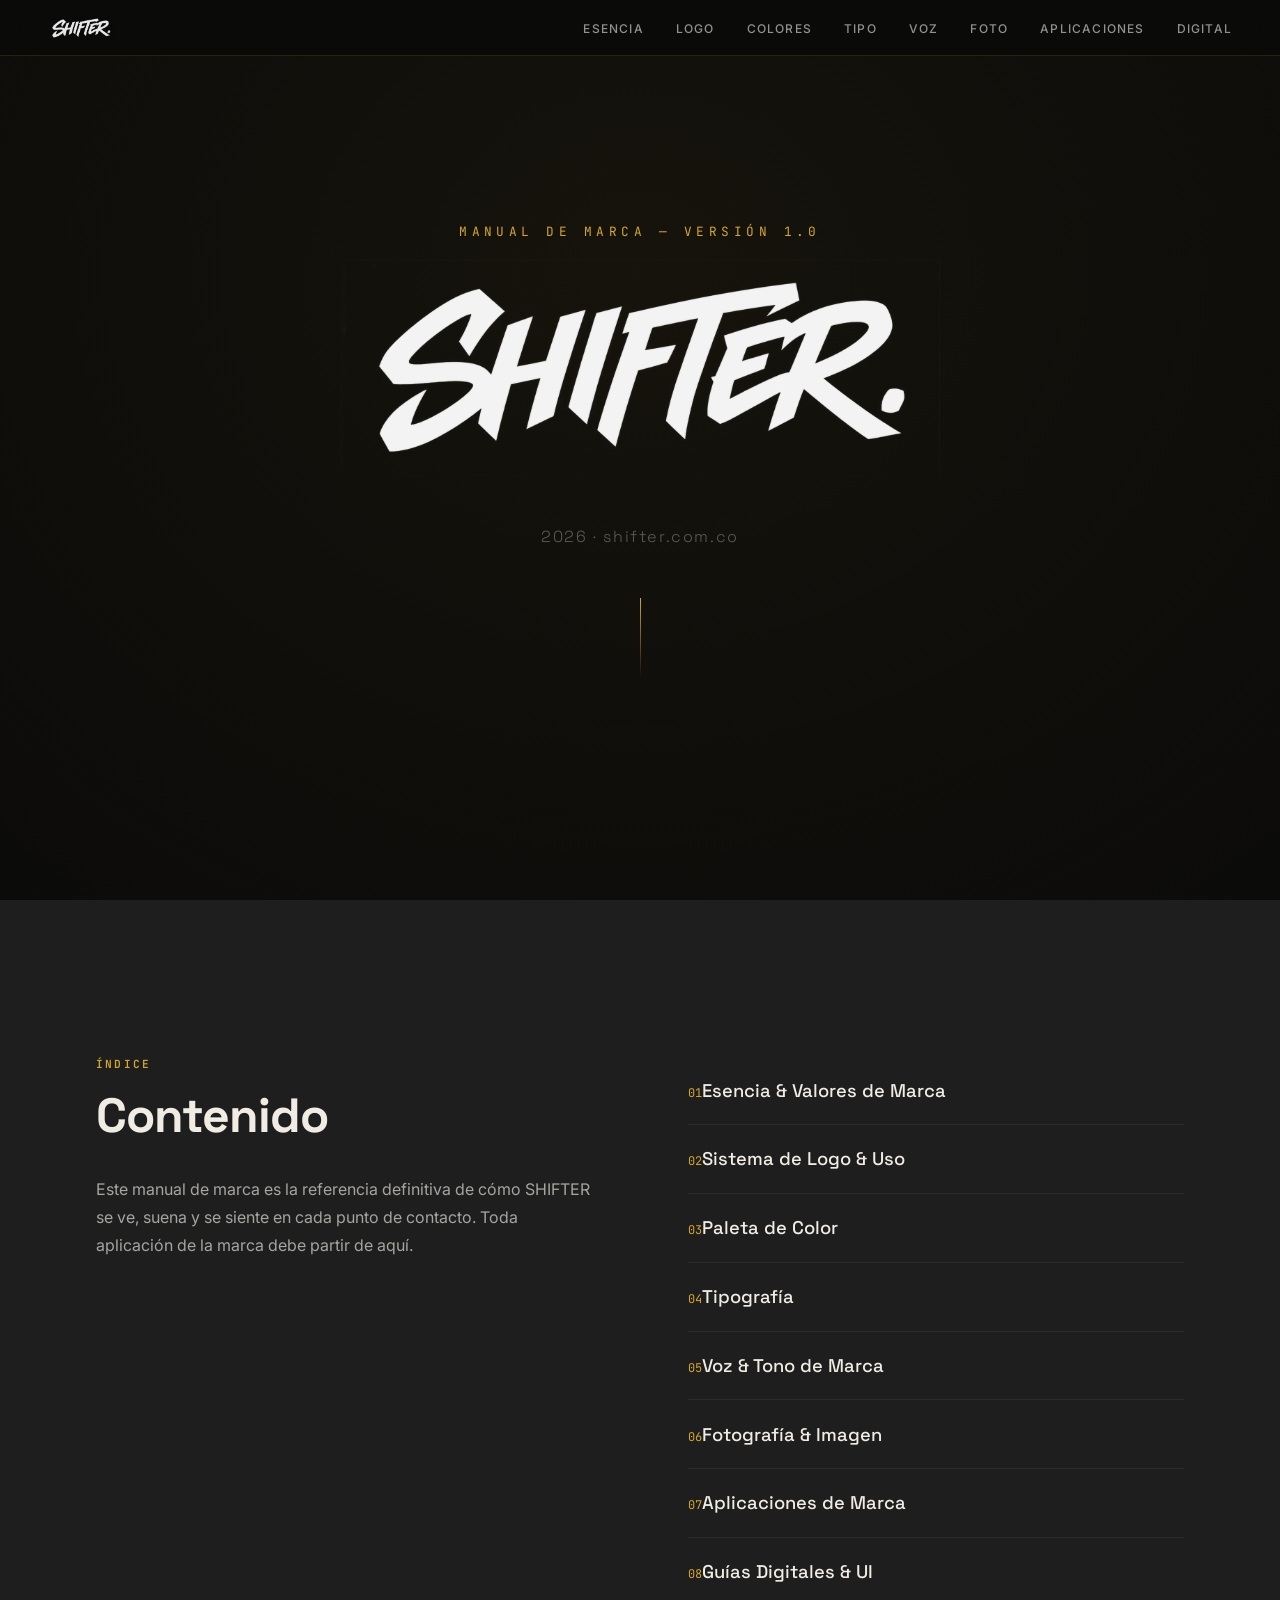
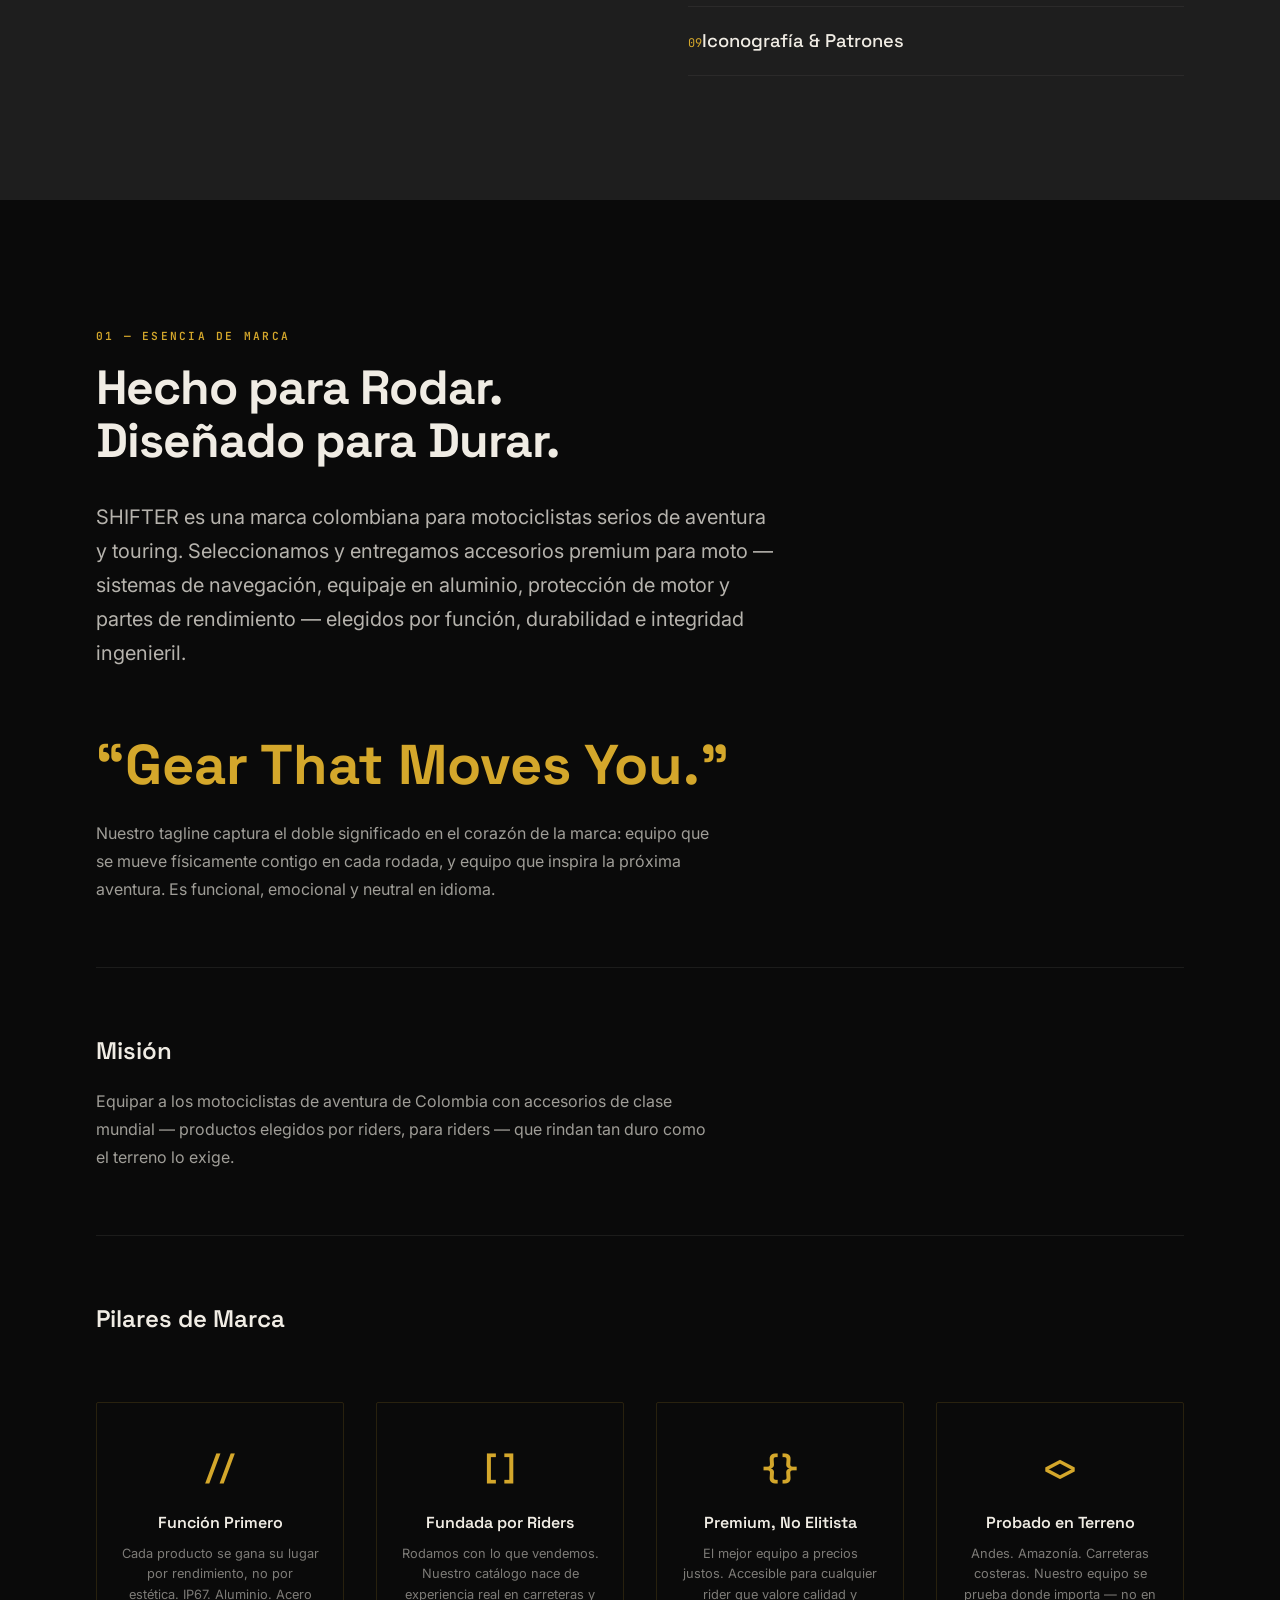
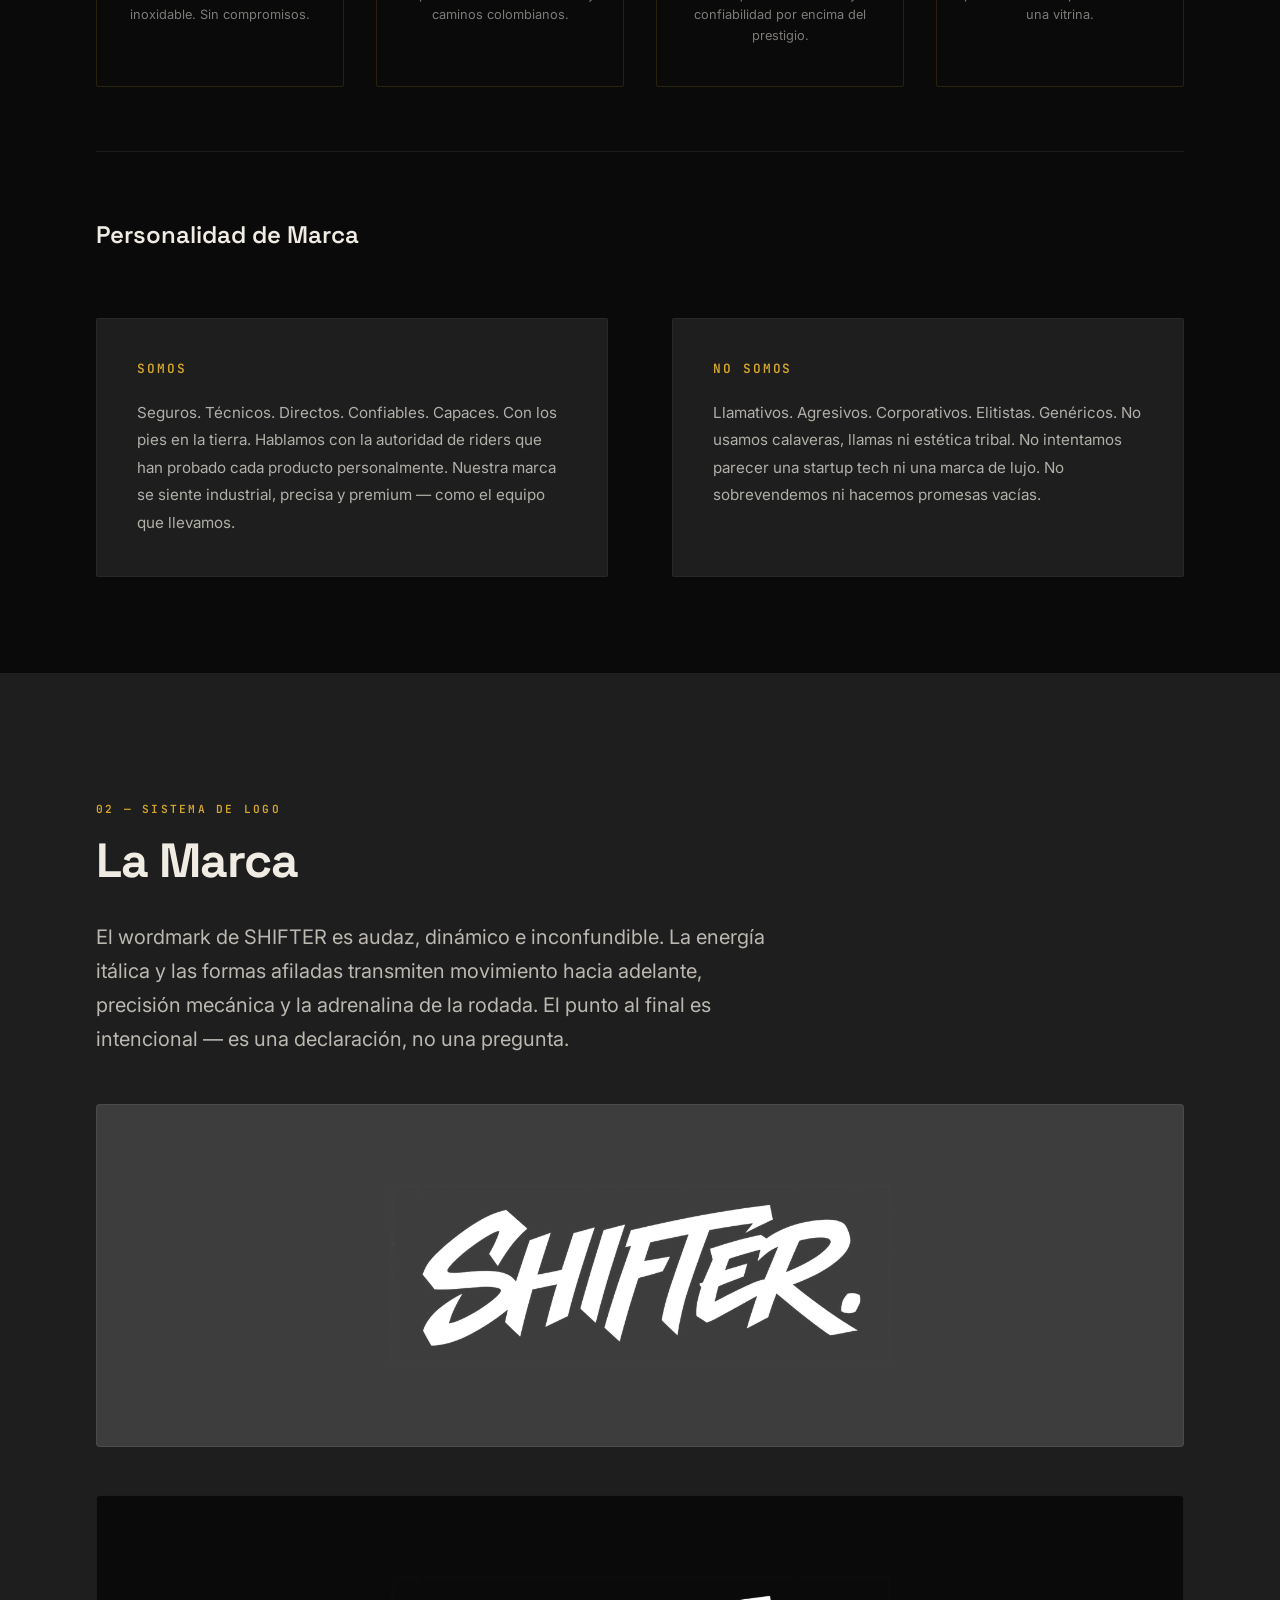
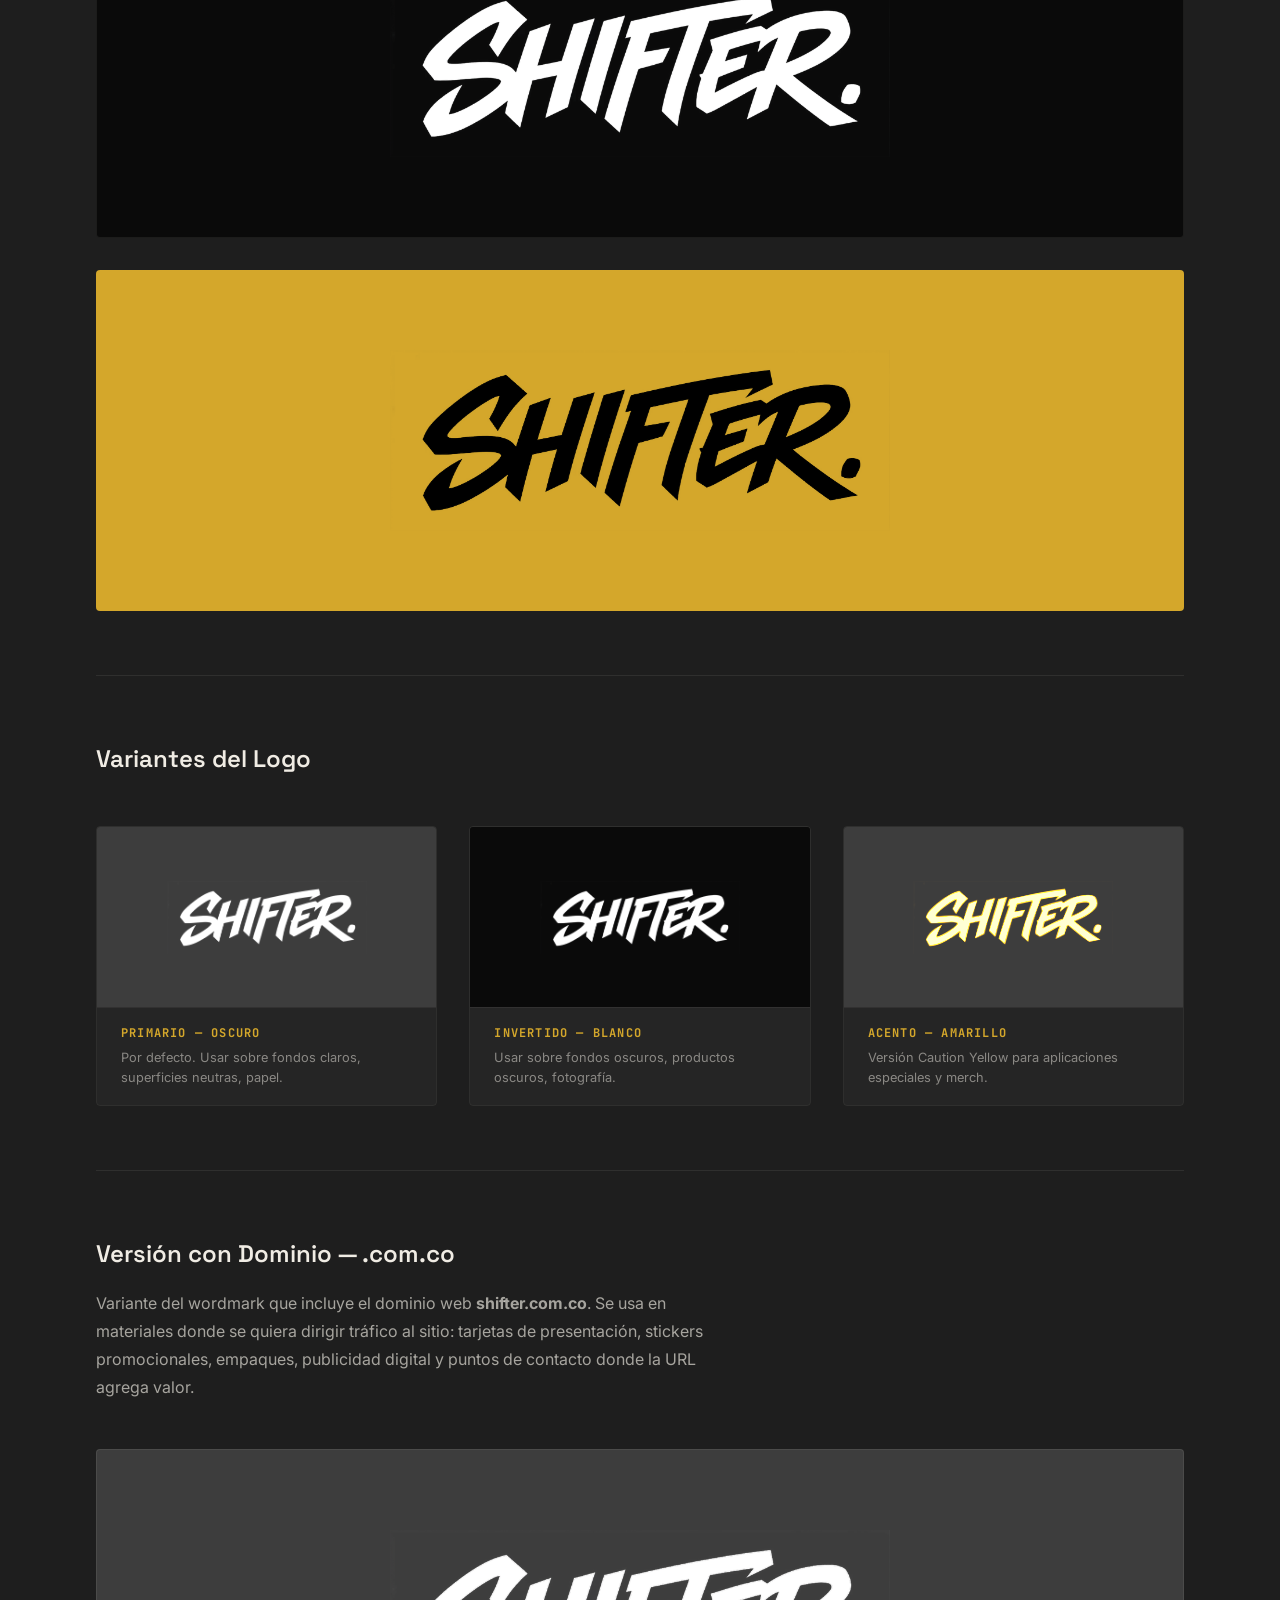
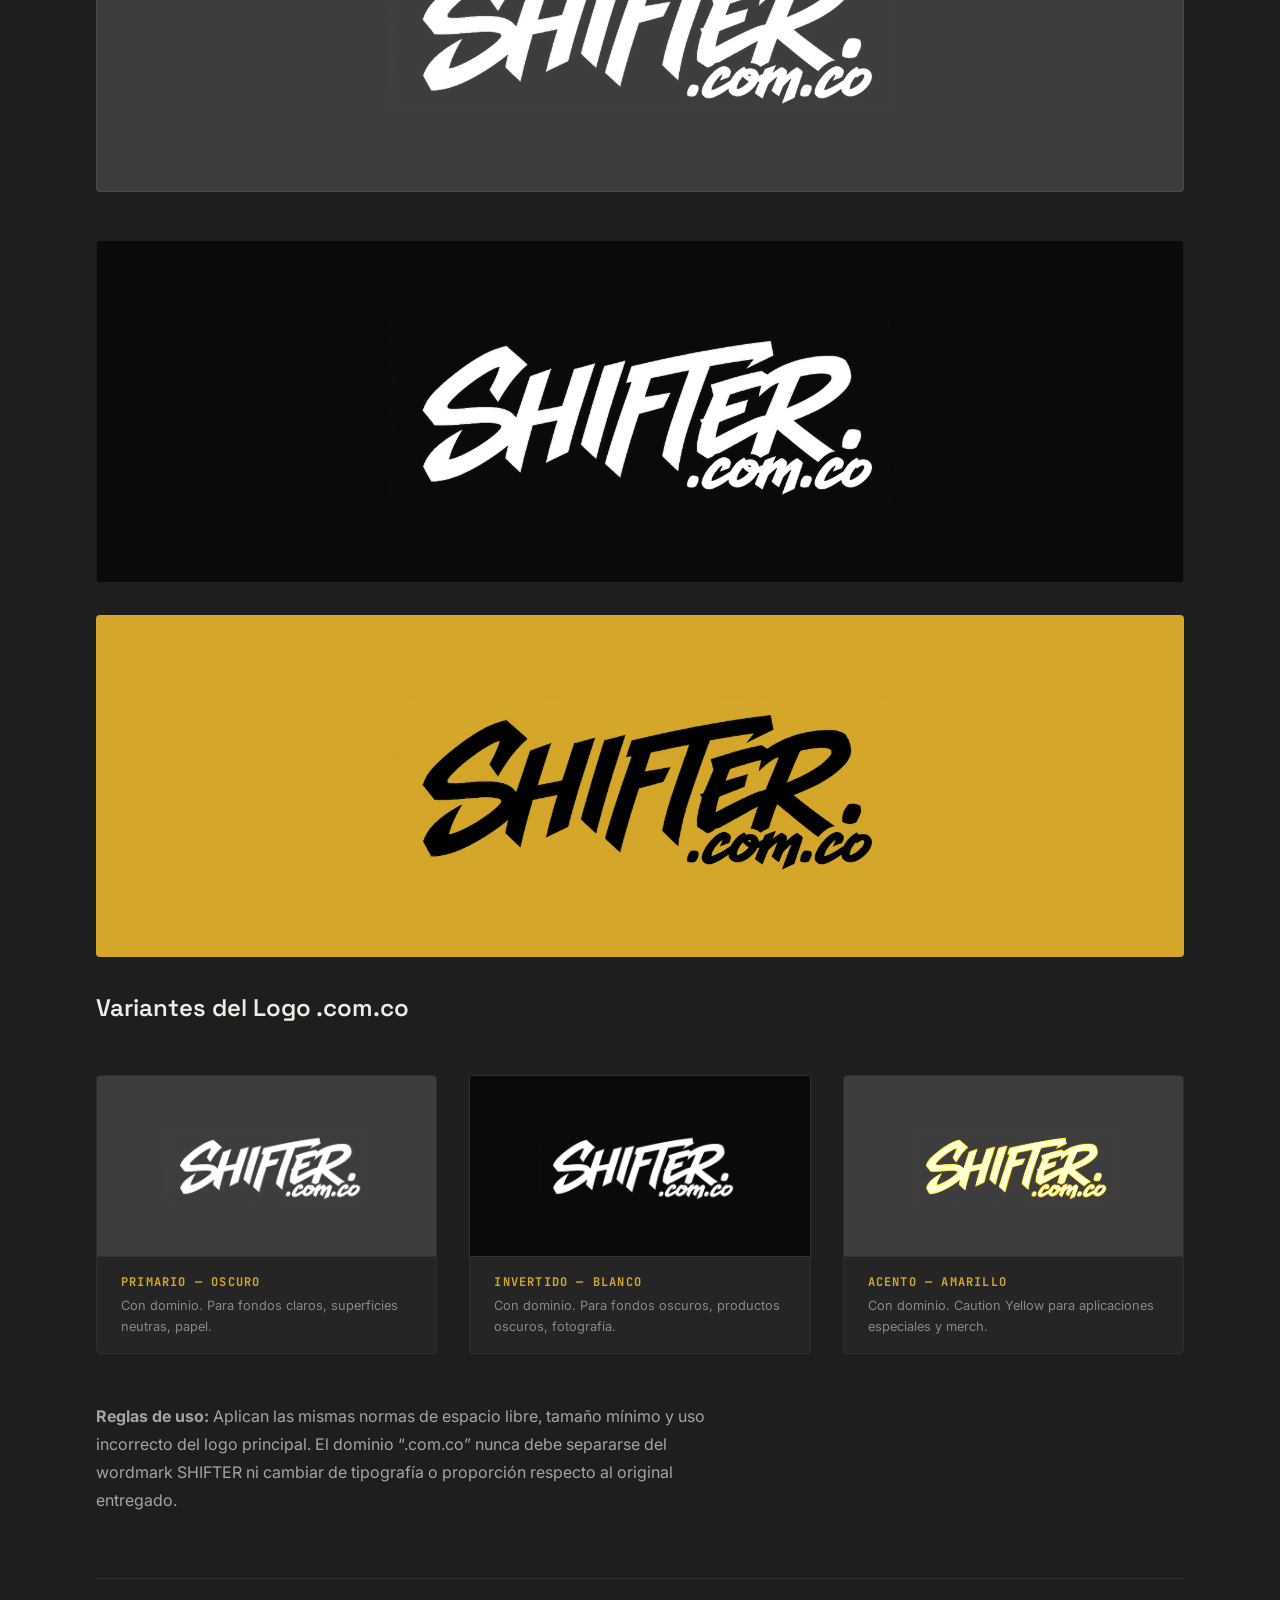
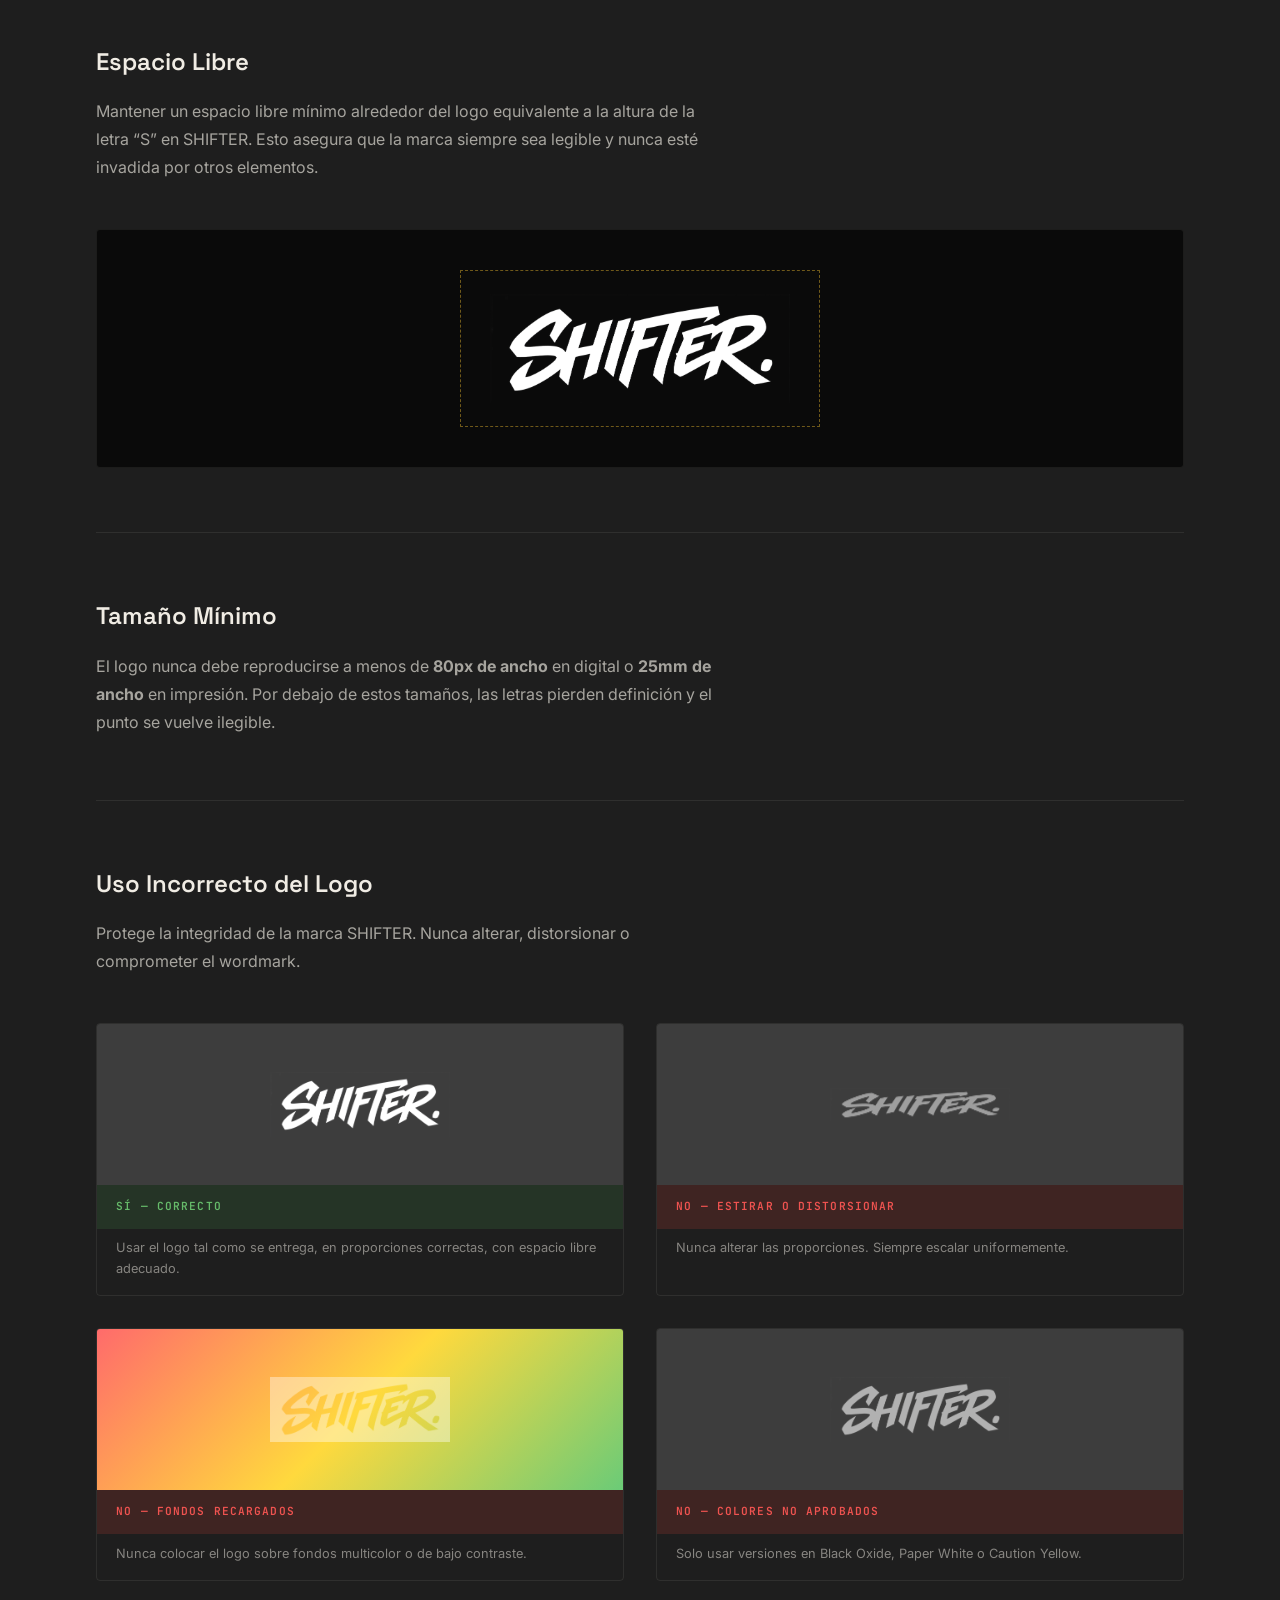
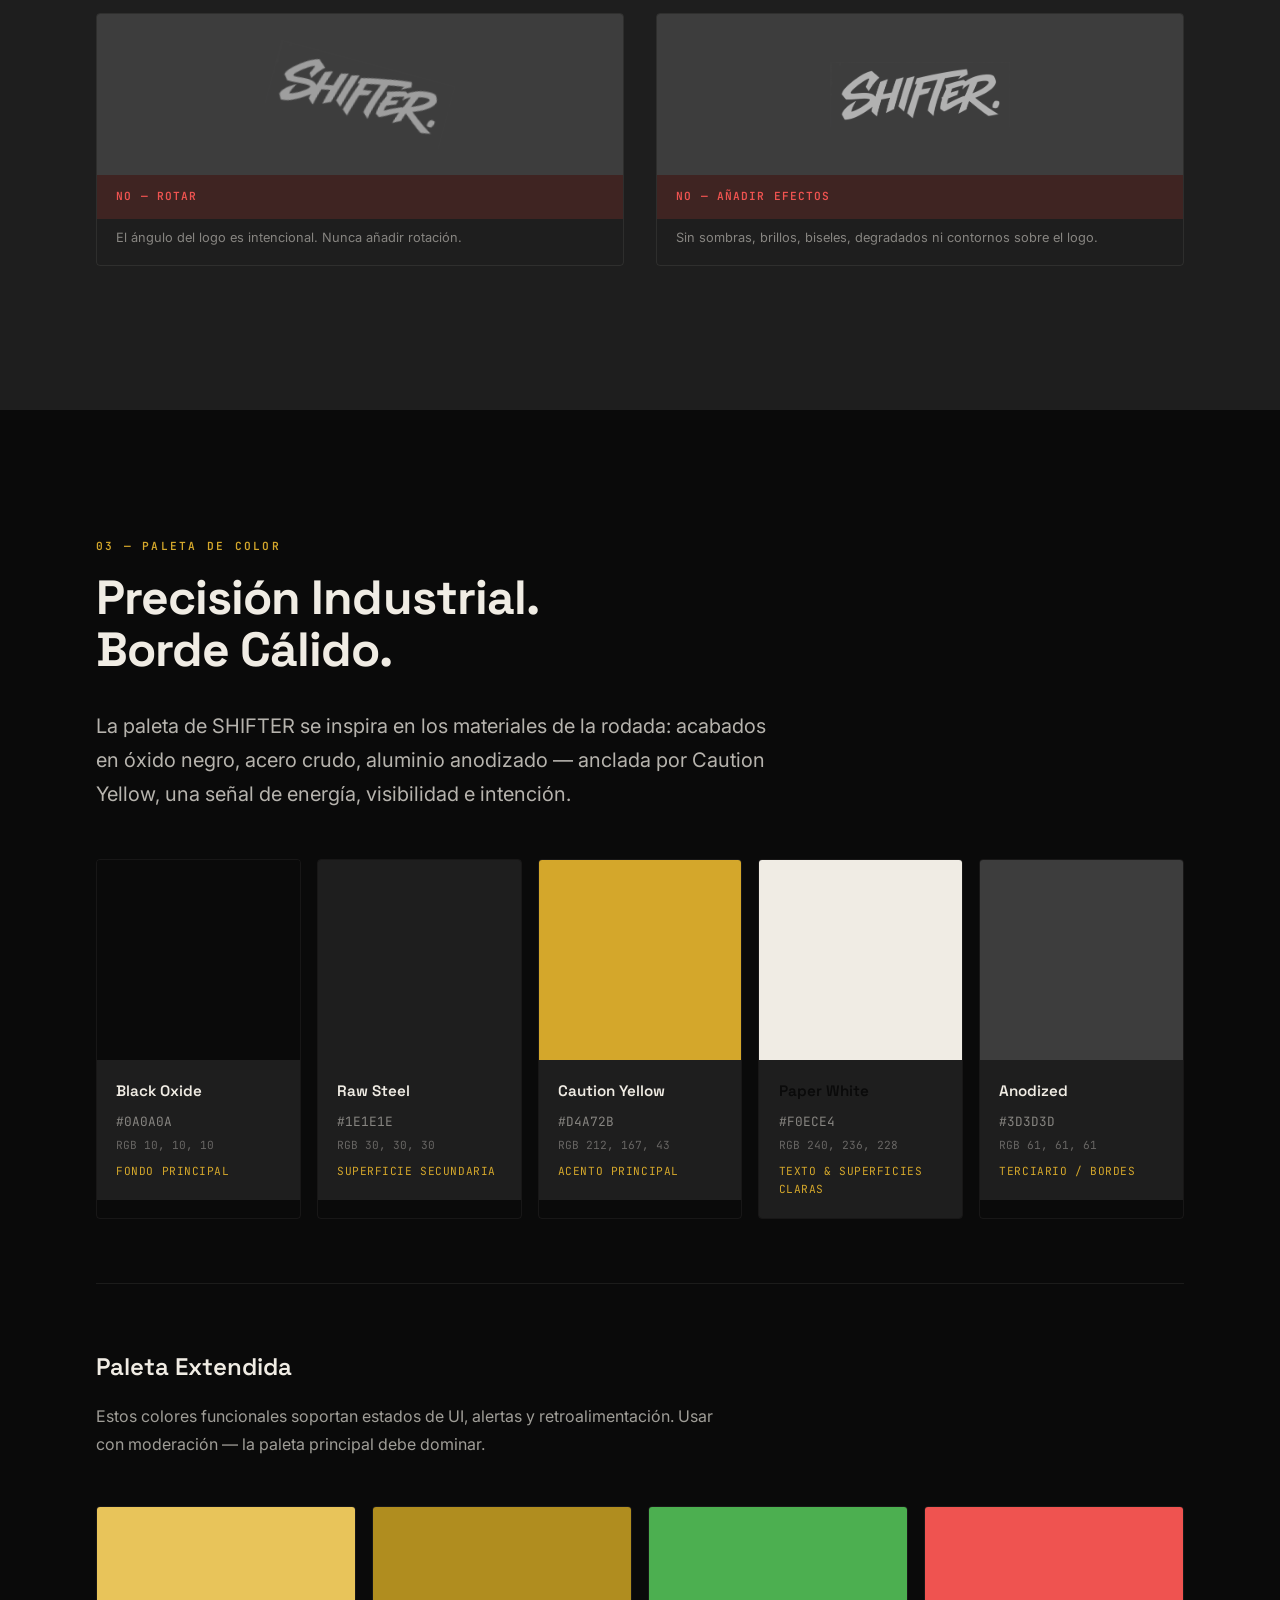
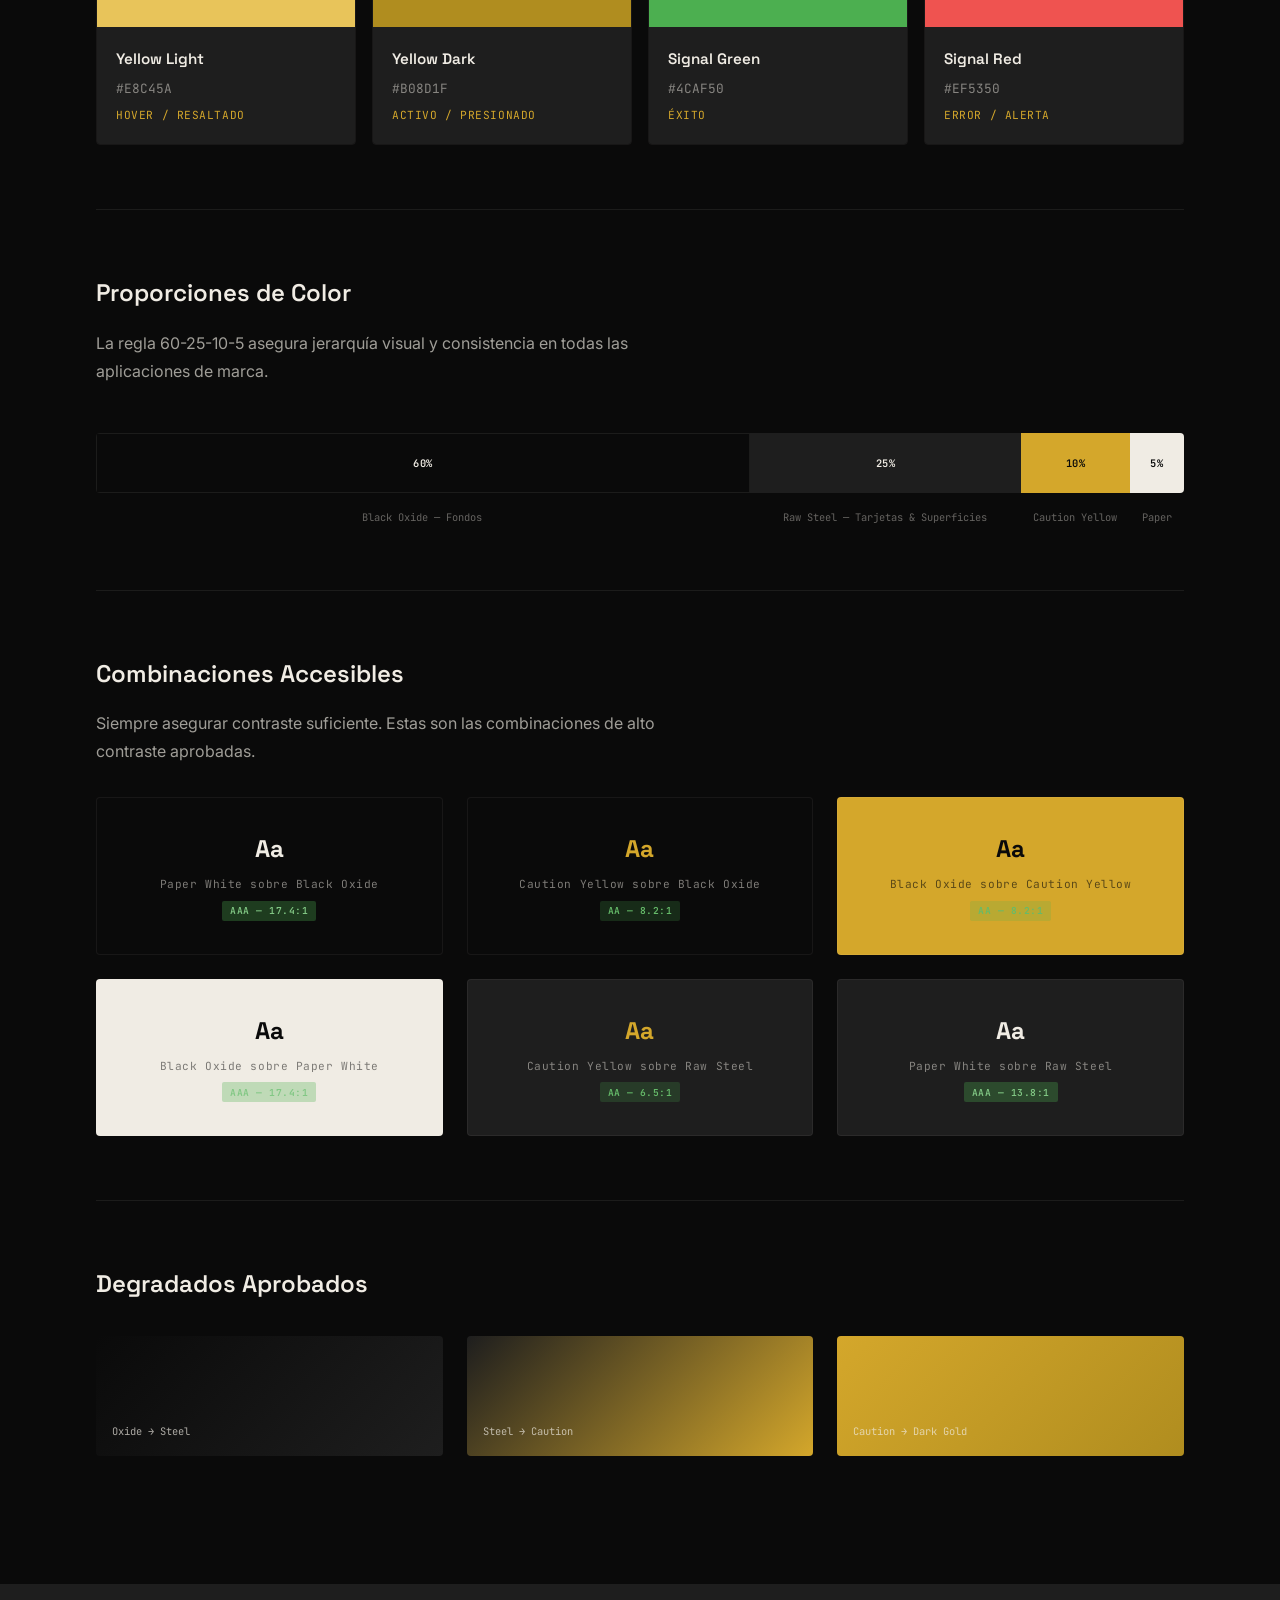
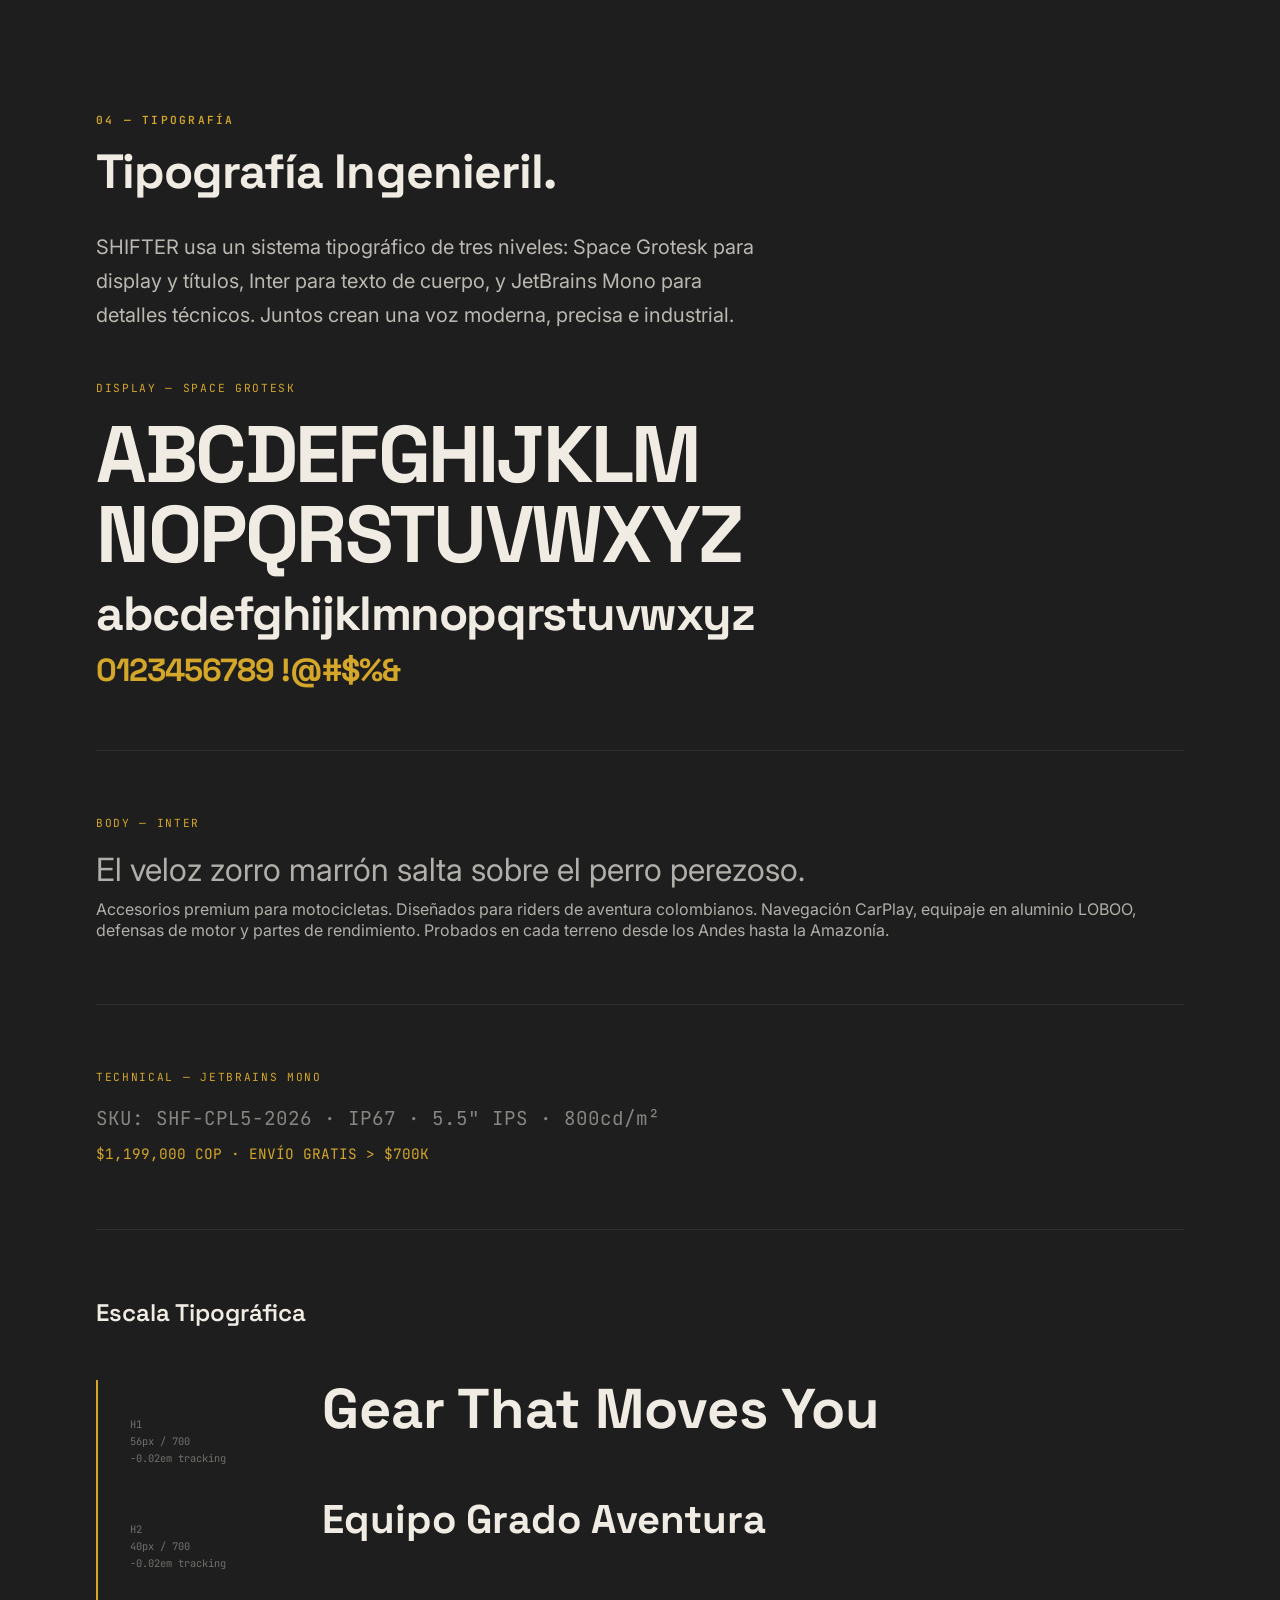
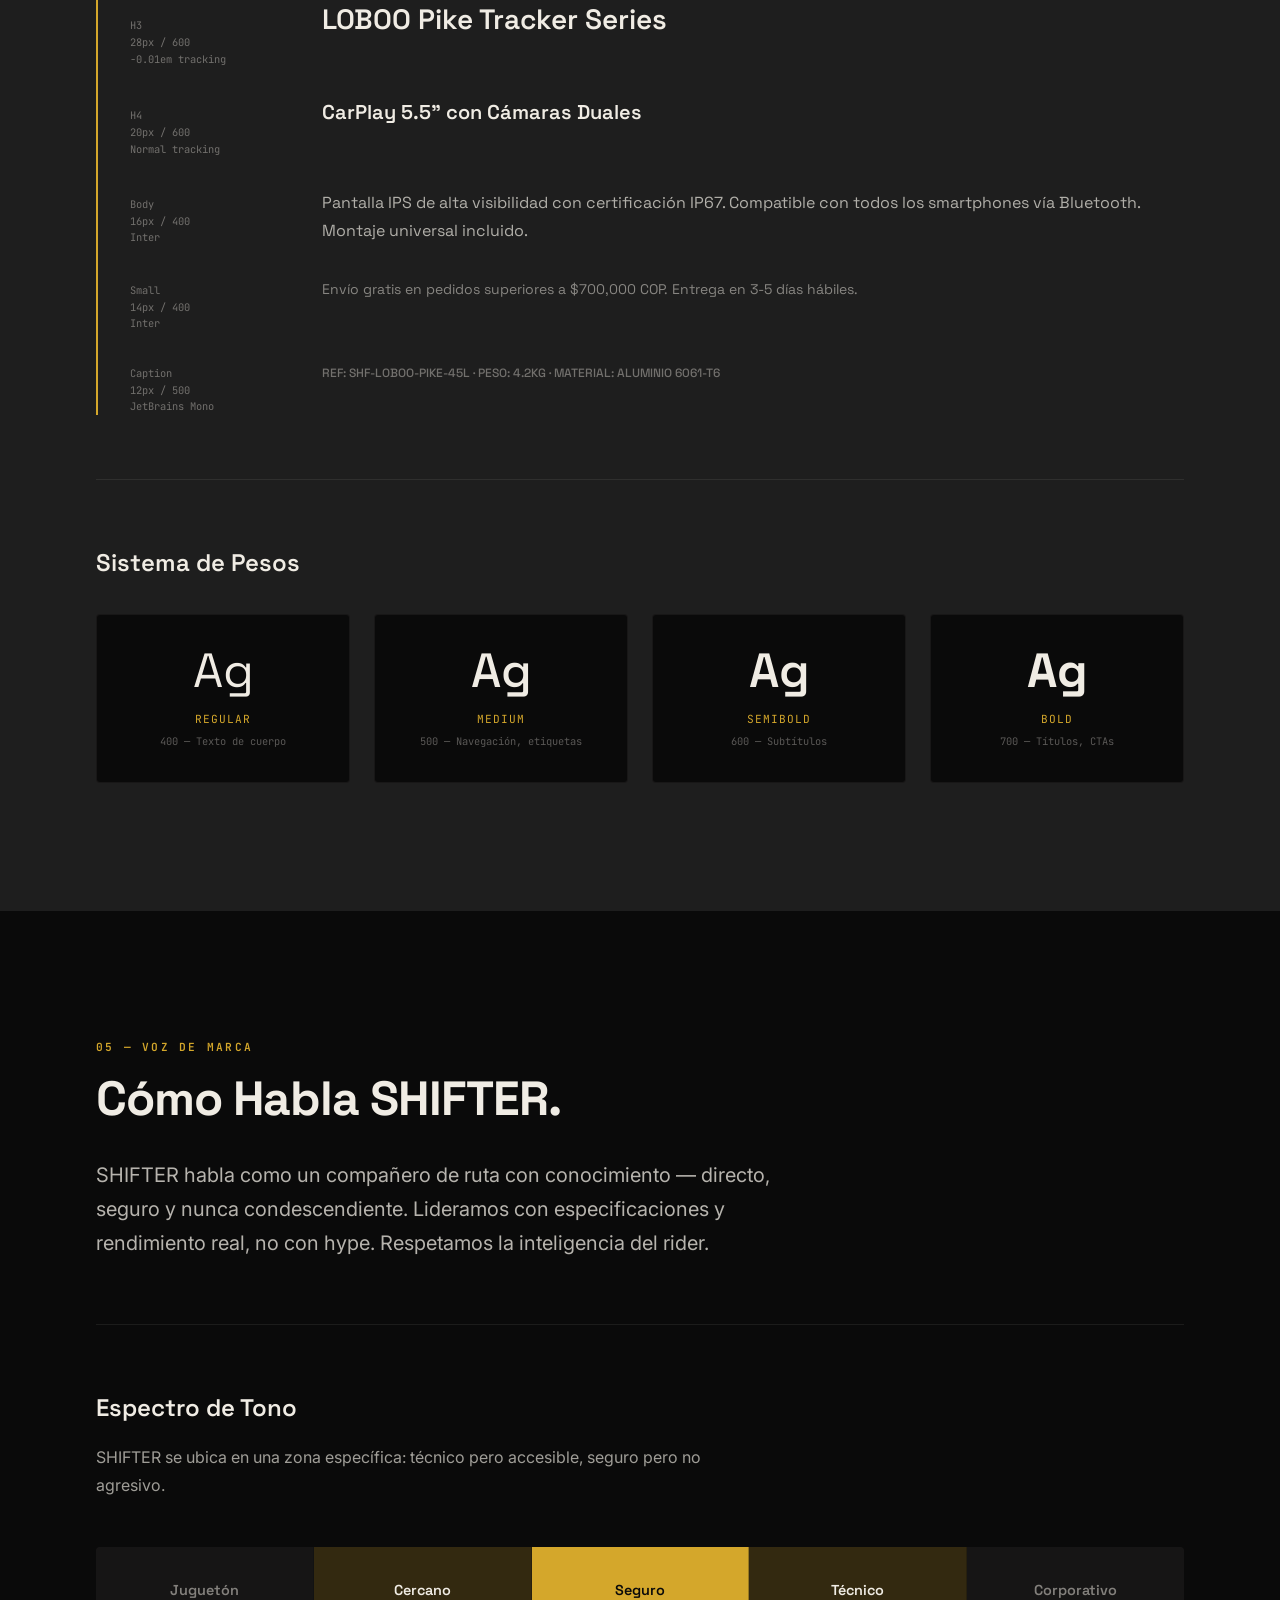
<file: brand-book/index.html>
<!DOCTYPE html>
<html lang="es">
<head>
<meta charset="UTF-8">
<meta name="viewport" content="width=device-width, initial-scale=1.0">
<title>SHIFTER. Manual de Marca 2026</title>
<style>
  @import url('https://fonts.googleapis.com/css2?family=Inter:wght@300;400;500;600;700;800;900&family=Space+Grotesk:wght@400;500;600;700&family=JetBrains+Mono:wght@400;500;600&display=swap');

  :root {
    --black-oxide: #0A0A0A;
    --raw-steel: #1E1E1E;
    --caution-yellow: #D4A72B;
    --paper-white: #F0ECE4;
    --anodized: #3D3D3D;
    --yellow-light: #E8C45A;
    --yellow-dark: #B08D1F;
    --yellow-10: rgba(212, 167, 43, 0.1);
    --yellow-20: rgba(212, 167, 43, 0.2);
  }

  * { margin: 0; padding: 0; box-sizing: border-box; }

  html {
    scroll-behavior: smooth;
    font-size: 16px;
  }

  body {
    font-family: 'Inter', -apple-system, sans-serif;
    background: var(--black-oxide);
    color: var(--paper-white);
    line-height: 1.6;
    -webkit-font-smoothing: antialiased;
  }

  /* ── NAV ── */
  nav {
    position: fixed;
    top: 0; left: 0; right: 0;
    z-index: 100;
    background: rgba(10,10,10,0.92);
    backdrop-filter: blur(20px);
    border-bottom: 1px solid rgba(212,167,43,0.15);
    padding: 0 3rem;
    height: 56px;
    display: flex;
    align-items: center;
    justify-content: space-between;
  }
  nav .nav-brand {
    display: flex;
    align-items: center;
  }
  nav .nav-brand img {
    height: 24px;
    filter: invert(1);
    mix-blend-mode: screen;
    opacity: 0.9;
  }
  nav ul {
    list-style: none;
    display: flex;
    gap: 2rem;
  }
  nav a {
    color: rgba(240,236,228,0.6);
    text-decoration: none;
    font-size: 0.75rem;
    font-weight: 500;
    letter-spacing: 0.1em;
    text-transform: uppercase;
    transition: color 0.3s;
  }
  nav a:hover { color: var(--caution-yellow); }

  /* ── SECTIONS ── */
  section {
    min-height: 100vh;
    padding: 8rem 6rem 6rem;
    position: relative;
  }

  .section-number {
    font-family: 'JetBrains Mono', monospace;
    font-size: 0.7rem;
    font-weight: 600;
    letter-spacing: 0.2em;
    color: var(--caution-yellow);
    text-transform: uppercase;
    margin-bottom: 1rem;
    display: block;
  }

  h1 {
    font-family: 'Space Grotesk', sans-serif;
    font-size: 4rem;
    font-weight: 700;
    line-height: 1.05;
    letter-spacing: -0.02em;
  }

  h2 {
    font-family: 'Space Grotesk', sans-serif;
    font-size: 3rem;
    font-weight: 700;
    line-height: 1.1;
    letter-spacing: -0.02em;
    margin-bottom: 2rem;
  }

  h3 {
    font-family: 'Space Grotesk', sans-serif;
    font-size: 1.5rem;
    font-weight: 600;
    margin-bottom: 1rem;
  }

  p.lead {
    font-size: 1.25rem;
    line-height: 1.7;
    color: rgba(240,236,228,0.75);
    max-width: 680px;
  }

  p.body-text {
    font-size: 1rem;
    line-height: 1.75;
    color: rgba(240,236,228,0.65);
    max-width: 620px;
  }

  .divider {
    width: 60px;
    height: 3px;
    background: var(--caution-yellow);
    margin: 2rem 0;
  }

  .divider-thin {
    width: 100%;
    height: 1px;
    background: rgba(240,236,228,0.08);
    margin: 4rem 0;
  }

  /* ── COVER ── */
  #cover {
    min-height: 100vh;
    display: flex;
    flex-direction: column;
    justify-content: center;
    align-items: center;
    text-align: center;
    background: var(--black-oxide);
    position: relative;
    overflow: hidden;
    padding: 4rem;
  }
  #cover::before {
    content: '';
    position: absolute;
    top: -50%; left: -50%;
    width: 200%; height: 200%;
    background: radial-gradient(ellipse at 50% 40%, rgba(212,167,43,0.06) 0%, transparent 60%);
    pointer-events: none;
  }
  #cover .cover-logo {
    width: min(600px, 80vw);
    margin-bottom: 3rem;
    filter: invert(1);
    mix-blend-mode: screen;
    opacity: 0.95;
  }
  #cover .cover-subtitle {
    font-family: 'JetBrains Mono', monospace;
    font-size: 0.8rem;
    letter-spacing: 0.35em;
    text-transform: uppercase;
    color: var(--caution-yellow);
    margin-bottom: 1rem;
  }
  #cover .cover-year {
    font-family: 'Space Grotesk', sans-serif;
    font-size: 1rem;
    font-weight: 300;
    color: rgba(240,236,228,0.35);
    letter-spacing: 0.1em;
  }
  .cover-line {
    width: 1px;
    height: 80px;
    background: linear-gradient(to bottom, var(--caution-yellow), transparent);
    margin: 3rem auto 0;
  }

  /* ── TABLE OF CONTENTS ── */
  #toc {
    background: var(--raw-steel);
    display: flex;
    align-items: center;
    min-height: 100vh;
  }
  .toc-grid {
    display: grid;
    grid-template-columns: 1fr 1fr;
    gap: 6rem;
    width: 100%;
    max-width: 1200px;
  }
  .toc-list {
    list-style: none;
  }
  .toc-list li {
    border-bottom: 1px solid rgba(240,236,228,0.06);
    padding: 1.2rem 0;
    display: flex;
    align-items: baseline;
    gap: 1.5rem;
  }
  .toc-list .toc-num {
    font-family: 'JetBrains Mono', monospace;
    font-size: 0.75rem;
    color: var(--caution-yellow);
    min-width: 30px;
  }
  .toc-list .toc-label {
    font-family: 'Space Grotesk', sans-serif;
    font-size: 1.15rem;
    font-weight: 500;
    color: var(--paper-white);
  }
  .toc-list a {
    text-decoration: none;
    color: inherit;
    transition: color 0.3s;
  }
  .toc-list a:hover .toc-label { color: var(--caution-yellow); }

  /* ── BRAND ESSENCE ── */
  #essence {
    background: var(--black-oxide);
  }
  .essence-grid {
    display: grid;
    grid-template-columns: 1fr 1fr;
    gap: 4rem;
    margin-top: 4rem;
  }
  .essence-card {
    background: var(--raw-steel);
    border: 1px solid rgba(240,236,228,0.05);
    border-radius: 2px;
    padding: 2.5rem;
  }
  .essence-card h3 {
    color: var(--caution-yellow);
    font-size: 0.8rem;
    letter-spacing: 0.15em;
    text-transform: uppercase;
    font-family: 'JetBrains Mono', monospace;
    margin-bottom: 1.2rem;
  }
  .essence-card p {
    color: rgba(240,236,228,0.7);
    line-height: 1.8;
    font-size: 0.95rem;
  }
  .tagline-display {
    font-family: 'Space Grotesk', sans-serif;
    font-size: 3.5rem;
    font-weight: 700;
    color: var(--caution-yellow);
    margin: 4rem 0 1.5rem;
    line-height: 1.1;
  }
  .values-row {
    display: grid;
    grid-template-columns: repeat(4, 1fr);
    gap: 2rem;
    margin-top: 4rem;
  }
  .value-item {
    text-align: center;
    padding: 2.5rem 1.5rem;
    border: 1px solid rgba(212,167,43,0.15);
    border-radius: 2px;
    transition: border-color 0.3s, background 0.3s;
  }
  .value-item:hover {
    border-color: var(--caution-yellow);
    background: var(--yellow-10);
  }
  .value-item .value-icon {
    font-size: 2rem;
    margin-bottom: 1rem;
    display: block;
    color: var(--caution-yellow);
    font-family: 'JetBrains Mono', monospace;
    font-weight: 700;
  }
  .value-item h4 {
    font-family: 'Space Grotesk', sans-serif;
    font-weight: 600;
    font-size: 1rem;
    margin-bottom: 0.5rem;
  }
  .value-item p {
    font-size: 0.8rem;
    color: rgba(240,236,228,0.5);
    line-height: 1.6;
  }

  /* ── LOGO ── */
  #logo { background: var(--raw-steel); }
  .logo-display {
    background: var(--anodized);
    border: 1px solid rgba(240,236,228,0.08);
    border-radius: 4px;
    padding: 5rem;
    display: flex;
    align-items: center;
    justify-content: center;
    margin: 3rem 0;
  }
  .logo-display img {
    width: min(500px, 70vw);
    filter: invert(1);
    mix-blend-mode: screen;
  }
  .logo-display-dark {
    background: var(--black-oxide);
    border: 1px solid rgba(240,236,228,0.08);
    border-radius: 4px;
    padding: 5rem;
    display: flex;
    align-items: center;
    justify-content: center;
    margin: 2rem 0;
  }
  .logo-display-dark img {
    width: min(500px, 70vw);
    filter: invert(1);
    mix-blend-mode: screen;
  }
  .logo-display-yellow {
    background: var(--caution-yellow);
    border-radius: 4px;
    padding: 5rem;
    display: flex;
    align-items: center;
    justify-content: center;
    margin: 2rem 0;
  }
  .logo-display-yellow img {
    width: min(500px, 70vw);
    mix-blend-mode: multiply;
  }
  .logo-variants {
    display: grid;
    grid-template-columns: repeat(3, 1fr);
    gap: 2rem;
    margin: 3rem 0;
  }
  .logo-variant-card {
    border: 1px solid rgba(240,236,228,0.08);
    border-radius: 4px;
    overflow: hidden;
  }
  .logo-variant-card .lv-preview {
    padding: 3rem 2rem;
    display: flex;
    align-items: center;
    justify-content: center;
    min-height: 180px;
  }
  .logo-variant-card .lv-preview img { width: 200px; mix-blend-mode: screen; }
  .logo-variant-card .lv-info {
    padding: 1rem 1.5rem;
    background: rgba(240,236,228,0.03);
    border-top: 1px solid rgba(240,236,228,0.06);
  }
  .logo-variant-card .lv-info h4 {
    font-size: 0.75rem;
    font-family: 'JetBrains Mono', monospace;
    letter-spacing: 0.1em;
    text-transform: uppercase;
    color: var(--caution-yellow);
    margin-bottom: 0.25rem;
  }
  .logo-variant-card .lv-info p {
    font-size: 0.8rem;
    color: rgba(240,236,228,0.5);
  }

  /* Clear Space & Min Size */
  .clearspace-demo {
    display: flex;
    align-items: center;
    justify-content: center;
    margin: 3rem 0;
    background: var(--black-oxide);
    border: 1px solid rgba(240,236,228,0.08);
    border-radius: 4px;
    padding: 4rem;
    position: relative;
  }
  .clearspace-demo .cs-logo {
    width: 300px;
    filter: invert(1);
    mix-blend-mode: screen;
    position: relative;
  }
  .clearspace-demo .cs-border {
    position: absolute;
    border: 1px dashed var(--caution-yellow);
    top: 2.5rem; left: 50%;
    transform: translateX(-50%);
    width: 360px;
    height: calc(100% - 5rem);
    opacity: 0.5;
  }
  .clearspace-label {
    position: absolute;
    font-family: 'JetBrains Mono', monospace;
    font-size: 0.65rem;
    color: var(--caution-yellow);
    letter-spacing: 0.1em;
  }

  /* Do / Don't grid */
  .dos-donts {
    display: grid;
    grid-template-columns: 1fr 1fr;
    gap: 2rem;
    margin: 3rem 0;
  }
  .dd-card {
    border-radius: 4px;
    overflow: hidden;
    border: 1px solid rgba(240,236,228,0.08);
  }
  .dd-card .dd-preview {
    padding: 3rem 2rem;
    display: flex;
    align-items: center;
    justify-content: center;
    min-height: 160px;
    background: var(--black-oxide);
  }
  .dd-card .dd-preview img { width: 180px; mix-blend-mode: screen; }
  .dd-card .dd-label {
    padding: 0.8rem 1.2rem;
    font-family: 'JetBrains Mono', monospace;
    font-size: 0.7rem;
    letter-spacing: 0.1em;
    text-transform: uppercase;
    font-weight: 600;
  }
  .dd-card .dd-label.do { background: rgba(76,175,80,0.15); color: #66BB6A; }
  .dd-card .dd-label.dont { background: rgba(244,67,54,0.15); color: #EF5350; }
  .dd-card .dd-desc {
    padding: 0.6rem 1.2rem 1rem;
    font-size: 0.8rem;
    color: rgba(240,236,228,0.5);
  }

  /* ── COLORS ── */
  #colors { background: var(--black-oxide); }
  .color-hero {
    display: grid;
    grid-template-columns: repeat(5, 1fr);
    gap: 1rem;
    margin: 3rem 0;
  }
  .color-swatch {
    border-radius: 4px;
    overflow: hidden;
    border: 1px solid rgba(240,236,228,0.06);
  }
  .color-swatch .cs-block {
    height: 200px;
    transition: transform 0.3s;
  }
  .color-swatch:hover .cs-block { transform: scale(1.02); }
  .color-swatch .cs-info {
    padding: 1.2rem;
    background: var(--raw-steel);
  }
  .color-swatch .cs-name {
    font-family: 'Space Grotesk', sans-serif;
    font-weight: 600;
    font-size: 0.95rem;
    margin-bottom: 0.5rem;
  }
  .color-swatch .cs-hex {
    font-family: 'JetBrains Mono', monospace;
    font-size: 0.8rem;
    color: rgba(240,236,228,0.5);
    margin-bottom: 0.3rem;
  }
  .color-swatch .cs-rgb {
    font-family: 'JetBrains Mono', monospace;
    font-size: 0.7rem;
    color: rgba(240,236,228,0.35);
  }
  .color-swatch .cs-role {
    font-size: 0.7rem;
    color: var(--caution-yellow);
    font-family: 'JetBrains Mono', monospace;
    letter-spacing: 0.05em;
    margin-top: 0.5rem;
    text-transform: uppercase;
  }

  /* Color Ratios */
  .color-ratios {
    display: flex;
    gap: 0;
    height: 60px;
    border-radius: 4px;
    overflow: hidden;
    margin: 3rem 0 1rem;
  }
  .cr-segment { display: flex; align-items: center; justify-content: center; }
  .cr-segment span {
    font-family: 'JetBrains Mono', monospace;
    font-size: 0.65rem;
    font-weight: 600;
    letter-spacing: 0.05em;
  }
  .cr-labels {
    display: flex;
    gap: 0;
    margin-bottom: 3rem;
  }
  .cr-label {
    font-family: 'JetBrains Mono', monospace;
    font-size: 0.65rem;
    color: rgba(240,236,228,0.4);
    text-align: center;
  }

  /* Accessible combos */
  .accessibility-grid {
    display: grid;
    grid-template-columns: repeat(3, 1fr);
    gap: 1.5rem;
    margin: 2rem 0;
  }
  .acc-combo {
    border-radius: 4px;
    padding: 2rem;
    text-align: center;
    border: 1px solid rgba(240,236,228,0.06);
  }
  .acc-combo .acc-sample {
    font-family: 'Space Grotesk', sans-serif;
    font-size: 1.5rem;
    font-weight: 700;
    margin-bottom: 0.5rem;
  }
  .acc-combo .acc-ratio {
    font-family: 'JetBrains Mono', monospace;
    font-size: 0.7rem;
    letter-spacing: 0.05em;
  }
  .acc-combo .acc-pass {
    display: inline-block;
    padding: 0.15rem 0.5rem;
    border-radius: 2px;
    font-family: 'JetBrains Mono', monospace;
    font-size: 0.6rem;
    font-weight: 600;
    margin-top: 0.4rem;
    letter-spacing: 0.05em;
  }
  .pass-aa { background: rgba(76,175,80,0.2); color: #66BB6A; }
  .pass-aaa { background: rgba(76,175,80,0.3); color: #81C784; }

  /* Gradient section */
  .gradient-row {
    display: grid;
    grid-template-columns: repeat(3, 1fr);
    gap: 1.5rem;
    margin: 2rem 0;
  }
  .gradient-card {
    height: 120px;
    border-radius: 4px;
    display: flex;
    align-items: flex-end;
    padding: 1rem;
  }
  .gradient-card span {
    font-family: 'JetBrains Mono', monospace;
    font-size: 0.65rem;
    color: var(--paper-white);
    opacity: 0.7;
  }

  /* ── TYPOGRAPHY ── */
  #typography { background: var(--raw-steel); }
  .type-specimen {
    margin: 3rem 0;
  }
  .type-specimen .ts-label {
    font-family: 'JetBrains Mono', monospace;
    font-size: 0.7rem;
    color: var(--caution-yellow);
    letter-spacing: 0.15em;
    text-transform: uppercase;
    margin-bottom: 1rem;
    display: block;
  }
  .type-primary {
    font-family: 'Space Grotesk', sans-serif;
    font-size: 5rem;
    font-weight: 700;
    line-height: 1;
    letter-spacing: -0.03em;
    margin-bottom: 0.5rem;
  }
  .type-secondary {
    font-family: 'Inter', sans-serif;
    font-size: 2rem;
    font-weight: 400;
    line-height: 1.3;
    color: rgba(240,236,228,0.7);
    margin-bottom: 0.5rem;
  }
  .type-mono {
    font-family: 'JetBrains Mono', monospace;
    font-size: 1.2rem;
    color: rgba(240,236,228,0.5);
  }

  /* Type scale */
  .type-scale {
    margin: 3rem 0;
    border-left: 2px solid var(--caution-yellow);
    padding-left: 2rem;
  }
  .type-scale-item {
    margin-bottom: 2rem;
    display: flex;
    align-items: baseline;
    gap: 2rem;
  }
  .type-scale-item .ts-meta {
    min-width: 160px;
    font-family: 'JetBrains Mono', monospace;
    font-size: 0.65rem;
    color: rgba(240,236,228,0.4);
    line-height: 1.6;
  }
  .type-scale-item .ts-sample {
    font-family: 'Space Grotesk', sans-serif;
  }
  .ts-h1 { font-size: 3.5rem; font-weight: 700; line-height: 1.05; }
  .ts-h2 { font-size: 2.5rem; font-weight: 700; line-height: 1.1; }
  .ts-h3 { font-size: 1.75rem; font-weight: 600; line-height: 1.2; }
  .ts-h4 { font-size: 1.25rem; font-weight: 600; line-height: 1.3; }
  .ts-body { font-family: 'Inter', sans-serif; font-size: 1rem; font-weight: 400; line-height: 1.75; color: rgba(240,236,228,0.7); }
  .ts-small { font-family: 'Inter', sans-serif; font-size: 0.875rem; font-weight: 400; line-height: 1.6; color: rgba(240,236,228,0.5); }
  .ts-caption { font-family: 'JetBrains Mono', monospace; font-size: 0.75rem; font-weight: 500; line-height: 1.5; color: rgba(240,236,228,0.4); }

  /* Weights display */
  .weight-grid {
    display: grid;
    grid-template-columns: repeat(4, 1fr);
    gap: 1.5rem;
    margin: 2rem 0;
  }
  .weight-card {
    background: var(--black-oxide);
    border: 1px solid rgba(240,236,228,0.06);
    border-radius: 4px;
    padding: 2rem;
    text-align: center;
  }
  .weight-card .wc-sample {
    font-family: 'Space Grotesk', sans-serif;
    font-size: 3rem;
    line-height: 1;
    margin-bottom: 1rem;
  }
  .weight-card .wc-name {
    font-family: 'JetBrains Mono', monospace;
    font-size: 0.7rem;
    color: var(--caution-yellow);
    letter-spacing: 0.1em;
    text-transform: uppercase;
  }
  .weight-card .wc-val {
    font-family: 'JetBrains Mono', monospace;
    font-size: 0.65rem;
    color: rgba(240,236,228,0.35);
    margin-top: 0.25rem;
  }

  /* ── VOICE ── */
  #voice { background: var(--black-oxide); }
  .voice-grid {
    display: grid;
    grid-template-columns: repeat(2, 1fr);
    gap: 2rem;
    margin: 3rem 0;
  }
  .voice-card {
    background: var(--raw-steel);
    border: 1px solid rgba(240,236,228,0.05);
    border-radius: 4px;
    padding: 2.5rem;
  }
  .voice-card h4 {
    font-family: 'JetBrains Mono', monospace;
    font-size: 0.7rem;
    color: var(--caution-yellow);
    letter-spacing: 0.15em;
    text-transform: uppercase;
    margin-bottom: 1.5rem;
  }
  .voice-card .voice-example {
    font-family: 'Space Grotesk', sans-serif;
    font-size: 1.3rem;
    font-weight: 600;
    line-height: 1.4;
    margin-bottom: 1rem;
    color: var(--paper-white);
  }
  .voice-card .voice-context {
    font-size: 0.8rem;
    color: rgba(240,236,228,0.4);
    font-style: italic;
  }

  /* Tone spectrum */
  .tone-spectrum {
    display: flex;
    gap: 0;
    margin: 3rem 0;
    border-radius: 4px;
    overflow: hidden;
  }
  .tone-bar {
    flex: 1;
    padding: 2rem 1.5rem;
    text-align: center;
    border-right: 1px solid rgba(10,10,10,0.3);
  }
  .tone-bar:last-child { border-right: none; }
  .tone-bar h5 {
    font-family: 'Space Grotesk', sans-serif;
    font-size: 0.9rem;
    font-weight: 600;
    margin-bottom: 0.5rem;
  }
  .tone-bar p {
    font-size: 0.7rem;
    line-height: 1.5;
    opacity: 0.7;
  }
  .tone-active {
    background: var(--caution-yellow);
    color: var(--black-oxide);
  }
  .tone-adjacent {
    background: var(--yellow-20);
    color: var(--paper-white);
  }
  .tone-far {
    background: rgba(240,236,228,0.05);
    color: rgba(240,236,228,0.5);
  }

  /* We say / We don't say */
  .say-grid {
    display: grid;
    grid-template-columns: 1fr 1fr;
    gap: 2rem;
    margin: 3rem 0;
  }
  .say-col h4 {
    font-family: 'JetBrains Mono', monospace;
    font-size: 0.7rem;
    letter-spacing: 0.15em;
    text-transform: uppercase;
    margin-bottom: 1.5rem;
    padding-bottom: 0.8rem;
    border-bottom: 2px solid;
  }
  .say-col.say-yes h4 { color: #66BB6A; border-color: #66BB6A; }
  .say-col.say-no h4 { color: #EF5350; border-color: #EF5350; }
  .say-col ul {
    list-style: none;
  }
  .say-col li {
    padding: 0.6rem 0;
    font-size: 0.9rem;
    color: rgba(240,236,228,0.65);
    border-bottom: 1px solid rgba(240,236,228,0.04);
    display: flex;
    align-items: center;
    gap: 0.8rem;
  }
  .say-col li::before {
    font-size: 0.7rem;
    font-weight: 700;
    min-width: 16px;
  }
  .say-yes li::before { content: '+'; color: #66BB6A; }
  .say-no li::before { content: '×'; color: #EF5350; }

  /* ── PHOTOGRAPHY ── */
  #photography { background: var(--raw-steel); }
  .photo-principles {
    display: grid;
    grid-template-columns: repeat(3, 1fr);
    gap: 2rem;
    margin: 3rem 0;
  }
  .photo-card {
    background: var(--black-oxide);
    border: 1px solid rgba(240,236,228,0.06);
    border-radius: 4px;
    padding: 2rem;
  }
  .photo-card .pc-icon {
    width: 48px;
    height: 48px;
    background: var(--yellow-10);
    border: 1px solid var(--yellow-20);
    border-radius: 4px;
    display: flex;
    align-items: center;
    justify-content: center;
    margin-bottom: 1.5rem;
    font-family: 'JetBrains Mono', monospace;
    font-size: 1.2rem;
    color: var(--caution-yellow);
    font-weight: 700;
  }
  .photo-card h4 {
    font-family: 'Space Grotesk', sans-serif;
    font-size: 1rem;
    font-weight: 600;
    margin-bottom: 0.8rem;
  }
  .photo-card p {
    font-size: 0.85rem;
    color: rgba(240,236,228,0.5);
    line-height: 1.7;
  }

  /* Photo overlay style */
  .photo-overlay-demo {
    display: grid;
    grid-template-columns: 1fr 1fr;
    gap: 2rem;
    margin: 3rem 0;
  }
  .pod-item {
    background: var(--anodized);
    border-radius: 4px;
    height: 300px;
    position: relative;
    overflow: hidden;
    display: flex;
    align-items: flex-end;
    padding: 2rem;
    border: 1px solid rgba(240,236,228,0.06);
  }
  .pod-item::before {
    content: '';
    position: absolute;
    inset: 0;
    background: linear-gradient(to top, rgba(10,10,10,0.85) 0%, transparent 60%);
  }
  .pod-item .pod-text {
    position: relative;
    z-index: 1;
  }
  .pod-item .pod-text h4 {
    font-family: 'Space Grotesk', sans-serif;
    font-size: 1.2rem;
    font-weight: 700;
    margin-bottom: 0.3rem;
  }
  .pod-item .pod-text p {
    font-size: 0.75rem;
    color: rgba(240,236,228,0.5);
    font-family: 'JetBrains Mono', monospace;
    letter-spacing: 0.05em;
  }

  /* ── APPLICATIONS ── */
  #applications { background: var(--black-oxide); }
  .app-grid {
    display: grid;
    grid-template-columns: 1fr 1fr;
    gap: 2rem;
    margin: 3rem 0;
  }
  .app-card {
    border: 1px solid rgba(240,236,228,0.08);
    border-radius: 4px;
    overflow: hidden;
    background: var(--raw-steel);
  }
  .app-preview {
    min-height: 280px;
    padding: 2rem;
    display: flex;
    align-items: center;
    justify-content: center;
  }
  .app-info {
    padding: 1.5rem 2rem;
    border-top: 1px solid rgba(240,236,228,0.06);
  }
  .app-info h4 {
    font-family: 'Space Grotesk', sans-serif;
    font-size: 1rem;
    font-weight: 600;
    margin-bottom: 0.3rem;
  }
  .app-info p {
    font-size: 0.8rem;
    color: rgba(240,236,228,0.4);
  }

  /* Business card mockup */
  .bcard {
    width: 340px;
    height: 200px;
    border-radius: 4px;
    padding: 2rem;
    display: flex;
    flex-direction: column;
    justify-content: space-between;
    box-shadow: 0 8px 32px rgba(0,0,0,0.3);
  }
  .bcard-front {
    background: var(--black-oxide);
    border: 1px solid rgba(212,167,43,0.2);
  }
  .bcard-front img { width: 140px; filter: invert(1); mix-blend-mode: screen; }
  .bcard-front .bcard-tagline {
    font-family: 'JetBrains Mono', monospace;
    font-size: 0.55rem;
    color: var(--caution-yellow);
    letter-spacing: 0.2em;
    text-transform: uppercase;
  }
  .bcard-back {
    background: var(--caution-yellow);
  }
  .bcard-back .bcard-name {
    font-family: 'Space Grotesk', sans-serif;
    font-size: 1rem;
    font-weight: 700;
    color: var(--black-oxide);
  }
  .bcard-back .bcard-title {
    font-family: 'Inter', sans-serif;
    font-size: 0.7rem;
    color: rgba(10,10,10,0.6);
    margin-top: 0.2rem;
  }
  .bcard-back .bcard-details {
    font-family: 'JetBrains Mono', monospace;
    font-size: 0.6rem;
    color: var(--black-oxide);
    line-height: 1.8;
  }

  /* Social mockup */
  .social-mockup {
    width: 300px;
    background: var(--black-oxide);
    border-radius: 12px;
    overflow: hidden;
    border: 1px solid rgba(240,236,228,0.1);
  }
  .sm-header {
    padding: 1rem;
    display: flex;
    align-items: center;
    gap: 0.8rem;
    border-bottom: 1px solid rgba(240,236,228,0.06);
  }
  .sm-avatar {
    width: 36px;
    height: 36px;
    border-radius: 50%;
    background: var(--caution-yellow);
    display: flex;
    align-items: center;
    justify-content: center;
    font-family: 'Space Grotesk', sans-serif;
    font-weight: 700;
    font-size: 0.8rem;
    color: var(--black-oxide);
  }
  .sm-handle {
    font-size: 0.8rem;
    font-weight: 600;
  }
  .sm-sub {
    font-size: 0.65rem;
    color: rgba(240,236,228,0.4);
  }
  .sm-image {
    width: 100%;
    height: 200px;
    background: var(--anodized);
    display: flex;
    align-items: center;
    justify-content: center;
    position: relative;
  }
  .sm-image img { width: 120px; filter: invert(1); mix-blend-mode: screen; }
  .sm-caption {
    padding: 1rem;
    font-size: 0.75rem;
    line-height: 1.6;
    color: rgba(240,236,228,0.6);
  }
  .sm-caption strong { color: var(--paper-white); }

  /* Product tag mockup */
  .product-tag {
    width: 180px;
    height: 280px;
    background: var(--black-oxide);
    border: 1px solid rgba(212,167,43,0.25);
    border-radius: 4px;
    padding: 1.5rem;
    display: flex;
    flex-direction: column;
    align-items: center;
    justify-content: space-between;
    text-align: center;
  }
  .product-tag img { width: 100px; filter: invert(1); mix-blend-mode: screen; }
  .product-tag .pt-line {
    width: 30px;
    height: 2px;
    background: var(--caution-yellow);
  }
  .product-tag .pt-text {
    font-family: 'JetBrains Mono', monospace;
    font-size: 0.55rem;
    color: rgba(240,236,228,0.4);
    letter-spacing: 0.15em;
    text-transform: uppercase;
    line-height: 1.8;
  }
  .product-tag .pt-code {
    font-family: 'JetBrains Mono', monospace;
    font-size: 0.5rem;
    color: rgba(240,236,228,0.2);
    margin-top: 0.5rem;
  }

  /* Sticker mockup */
  .sticker-row {
    display: flex;
    gap: 2rem;
    align-items: center;
    justify-content: center;
    margin: 3rem 0;
  }
  .sticker {
    border-radius: 4px;
    display: flex;
    align-items: center;
    justify-content: center;
    box-shadow: 0 4px 20px rgba(0,0,0,0.3);
  }
  .sticker img { filter: invert(1); mix-blend-mode: screen; }
  .sticker-dark {
    background: var(--black-oxide);
    border: 2px solid var(--caution-yellow);
    width: 200px; height: 80px;
  }
  .sticker-dark img { width: 120px; }
  .sticker-yellow {
    background: var(--caution-yellow);
    width: 200px; height: 80px;
  }
  .sticker-yellow img { width: 120px; filter: none; mix-blend-mode: multiply; }
  .sticker-white {
    background: var(--anodized);
    border: 2px solid rgba(240,236,228,0.2);
    width: 200px; height: 80px;
  }
  .sticker-white img { width: 120px; filter: invert(1); mix-blend-mode: screen; }

  /* ── DIGITAL UI ── */
  #digital { background: var(--raw-steel); }

  /* Button system */
  .button-showcase {
    display: flex;
    flex-wrap: wrap;
    gap: 1.5rem;
    align-items: center;
    margin: 2rem 0;
  }
  .btn {
    font-family: 'Space Grotesk', sans-serif;
    font-weight: 600;
    font-size: 0.85rem;
    letter-spacing: 0.05em;
    border: none;
    cursor: pointer;
    padding: 0.9rem 2rem;
    border-radius: 3px;
    text-transform: uppercase;
    transition: all 0.2s;
  }
  .btn-primary {
    background: var(--caution-yellow);
    color: var(--black-oxide);
  }
  .btn-primary:hover { background: var(--yellow-light); }
  .btn-secondary {
    background: transparent;
    color: var(--paper-white);
    border: 1px solid rgba(240,236,228,0.25);
  }
  .btn-secondary:hover { border-color: var(--caution-yellow); color: var(--caution-yellow); }
  .btn-ghost {
    background: transparent;
    color: var(--caution-yellow);
    padding: 0.9rem 1.5rem;
    text-decoration: underline;
    text-underline-offset: 3px;
  }
  .btn-dark {
    background: var(--black-oxide);
    color: var(--paper-white);
  }
  .btn-small {
    padding: 0.6rem 1.2rem;
    font-size: 0.75rem;
  }

  /* Component samples */
  .ui-components {
    display: grid;
    grid-template-columns: repeat(2, 1fr);
    gap: 2rem;
    margin: 3rem 0;
  }
  .ui-comp {
    background: var(--black-oxide);
    border: 1px solid rgba(240,236,228,0.06);
    border-radius: 4px;
    padding: 2rem;
  }
  .ui-comp-label {
    font-family: 'JetBrains Mono', monospace;
    font-size: 0.65rem;
    color: var(--caution-yellow);
    letter-spacing: 0.15em;
    text-transform: uppercase;
    margin-bottom: 1.5rem;
    display: block;
  }

  /* Input mockup */
  .input-mock {
    width: 100%;
    background: rgba(240,236,228,0.03);
    border: 1px solid rgba(240,236,228,0.1);
    border-radius: 3px;
    padding: 0.8rem 1rem;
    font-family: 'Inter', sans-serif;
    font-size: 0.85rem;
    color: var(--paper-white);
    margin-bottom: 0.8rem;
    display: block;
  }
  .input-label {
    font-family: 'JetBrains Mono', monospace;
    font-size: 0.65rem;
    color: rgba(240,236,228,0.4);
    letter-spacing: 0.05em;
    text-transform: uppercase;
    margin-bottom: 0.4rem;
    display: block;
  }

  /* Product card mock */
  .prod-card-mock {
    background: var(--raw-steel);
    border: 1px solid rgba(240,236,228,0.06);
    border-radius: 4px;
    overflow: hidden;
    max-width: 240px;
  }
  .pcm-image {
    height: 180px;
    background: var(--anodized);
    display: flex;
    align-items: center;
    justify-content: center;
  }
  .pcm-image span {
    font-family: 'JetBrains Mono', monospace;
    font-size: 0.65rem;
    color: rgba(240,236,228,0.3);
  }
  .pcm-info {
    padding: 1.2rem;
  }
  .pcm-info .pcm-cat {
    font-family: 'JetBrains Mono', monospace;
    font-size: 0.6rem;
    color: var(--caution-yellow);
    letter-spacing: 0.1em;
    text-transform: uppercase;
    margin-bottom: 0.3rem;
  }
  .pcm-info .pcm-name {
    font-family: 'Space Grotesk', sans-serif;
    font-size: 0.9rem;
    font-weight: 600;
    margin-bottom: 0.5rem;
  }
  .pcm-info .pcm-price {
    font-family: 'JetBrains Mono', monospace;
    font-size: 0.85rem;
    color: var(--caution-yellow);
    font-weight: 600;
  }
  .pcm-info .pcm-old-price {
    font-size: 0.7rem;
    color: rgba(240,236,228,0.3);
    text-decoration: line-through;
    margin-left: 0.5rem;
  }

  /* ── ICONOGRAPHY ── */
  #iconography { background: var(--black-oxide); }
  .icon-grid {
    display: grid;
    grid-template-columns: repeat(6, 1fr);
    gap: 1.5rem;
    margin: 3rem 0;
  }
  .icon-item {
    background: var(--raw-steel);
    border: 1px solid rgba(240,236,228,0.05);
    border-radius: 4px;
    padding: 2rem 1rem;
    text-align: center;
    transition: border-color 0.3s;
  }
  .icon-item:hover { border-color: var(--caution-yellow); }
  .icon-item .icon-svg {
    font-size: 1.8rem;
    margin-bottom: 0.8rem;
    display: block;
    color: var(--paper-white);
  }
  .icon-item .icon-name {
    font-family: 'JetBrains Mono', monospace;
    font-size: 0.6rem;
    color: rgba(240,236,228,0.4);
    letter-spacing: 0.05em;
  }

  /* ── PATTERNS ── */
  .pattern-grid {
    display: grid;
    grid-template-columns: repeat(3, 1fr);
    gap: 2rem;
    margin: 3rem 0;
  }
  .pattern-card {
    height: 200px;
    border-radius: 4px;
    border: 1px solid rgba(240,236,228,0.06);
    overflow: hidden;
    position: relative;
  }
  .pattern-card .pc-label {
    position: absolute;
    bottom: 0; left: 0; right: 0;
    padding: 0.8rem 1rem;
    background: rgba(10,10,10,0.85);
    font-family: 'JetBrains Mono', monospace;
    font-size: 0.65rem;
    color: rgba(240,236,228,0.6);
    letter-spacing: 0.05em;
  }

  /* Diagonal stripe pattern */
  .pat-stripes {
    background: repeating-linear-gradient(
      -45deg,
      var(--caution-yellow),
      var(--caution-yellow) 2px,
      var(--black-oxide) 2px,
      var(--black-oxide) 12px
    );
  }
  .pat-dots {
    background: radial-gradient(circle, var(--caution-yellow) 1px, transparent 1px);
    background-size: 16px 16px;
    background-color: var(--black-oxide);
  }
  .pat-grid-lines {
    background:
      linear-gradient(rgba(212,167,43,0.1) 1px, transparent 1px),
      linear-gradient(90deg, rgba(212,167,43,0.1) 1px, transparent 1px);
    background-size: 24px 24px;
    background-color: var(--black-oxide);
  }

  /* ── FOOTER ── */
  footer {
    background: var(--raw-steel);
    padding: 4rem 6rem;
    text-align: center;
    border-top: 1px solid rgba(212,167,43,0.15);
  }
  footer img {
    width: 160px;
    filter: invert(1);
    mix-blend-mode: screen;
    opacity: 0.3;
    margin-bottom: 1.5rem;
  }
  footer p {
    font-family: 'JetBrains Mono', monospace;
    font-size: 0.65rem;
    color: rgba(240,236,228,0.25);
    letter-spacing: 0.15em;
    text-transform: uppercase;
  }

  /* ── RESPONSIVE ── */
  /* ── RESPONSIVE ── */
  @media (max-width: 1024px) {
    section { padding: 6rem 3rem 4rem; }
    h1 { font-size: 3rem; }
    h2 { font-size: 2.2rem; }
    .toc-grid, .essence-grid, .voice-grid, .dos-donts, .say-grid, .app-grid, .ui-components, .photo-overlay-demo { grid-template-columns: 1fr; }
    .color-hero { grid-template-columns: repeat(3, 1fr); }
    .values-row { grid-template-columns: repeat(2, 1fr); }
    .logo-variants { grid-template-columns: 1fr 1fr; }
    .weight-grid { grid-template-columns: repeat(2, 1fr); }
    .photo-principles { grid-template-columns: 1fr 1fr; }
    .icon-grid { grid-template-columns: repeat(3, 1fr); }
    .pattern-grid { grid-template-columns: 1fr 1fr; }
    nav ul { display: none; }
    .type-scale-item { flex-direction: column; gap: 0.5rem; }
    .type-scale-item .ts-meta { min-width: auto; }
    .ts-h1 { font-size: 2.5rem; }
    .ts-h2 { font-size: 2rem; }
    .logo-display, .logo-display-dark, .logo-display-yellow { padding: 3rem 2rem; }
    .bcard { width: 280px; height: 170px; padding: 1.5rem; }
    .social-mockup { width: 260px; }
    .product-tag { width: 150px; height: 240px; }
  }

  @media (max-width: 640px) {
    section { padding: 4.5rem 1.25rem 2.5rem; }
    nav { padding: 0 1.25rem; }
    h1 { font-size: 1.8rem; }
    h2 { font-size: 1.5rem; }
    h3 { font-size: 1.2rem; }
    p.lead { font-size: 1rem; }
    .color-hero { grid-template-columns: 1fr 1fr; }
    .color-hero .color-swatch .cs-block { height: 120px; }
    .values-row { grid-template-columns: 1fr; }
    .logo-variants { grid-template-columns: 1fr; }
    .weight-grid { grid-template-columns: 1fr 1fr; }
    .accessibility-grid { grid-template-columns: 1fr; }
    .gradient-row { grid-template-columns: 1fr; }
    .icon-grid { grid-template-columns: repeat(3, 1fr); }
    .photo-principles { grid-template-columns: 1fr; }
    .tagline-display { font-size: 1.6rem; }
    .type-primary { font-size: 2rem; }
    .type-secondary { font-size: 1.2rem; }
    .ts-h1 { font-size: 1.8rem; }
    .ts-h2 { font-size: 1.4rem; }
    .ts-h3 { font-size: 1.2rem; }
    footer { padding: 3rem 1.25rem; }
    .logo-display, .logo-display-dark, .logo-display-yellow { padding: 2rem 1rem; }
    .logo-display img, .logo-display-dark img, .logo-display-yellow img { width: min(300px, 80vw); }
    .clearspace-demo { padding: 2rem 1rem; }
    .clearspace-demo .cs-logo { width: 200px; }
    .clearspace-demo .cs-border { width: 240px; }
    .bcard { width: 260px; height: 160px; padding: 1.2rem; }
    .bcard-front img { width: 110px !important; }
    .bcard-back .bcard-name { font-size: 0.85rem; }
    .social-mockup { width: 240px; }
    .sm-image { height: 150px; }
    .product-tag { width: 140px; height: 220px; padding: 1rem; }
    .sticker-row { flex-wrap: wrap; justify-content: center; }
    .sticker { width: 160px !important; height: 65px !important; }
    .sticker img { width: 100px !important; }
    .button-showcase { gap: 0.8rem; }
    .btn { padding: 0.7rem 1.2rem; font-size: 0.75rem; }
    .tone-spectrum { flex-direction: column; }
    .tone-bar { padding: 1.2rem 1rem; border-right: none; border-bottom: 1px solid rgba(10,10,10,0.3); }
    .tone-bar:last-child { border-bottom: none; }
    .color-ratios { flex-direction: column; height: auto; }
    .cr-segment { padding: 0.8rem; justify-content: flex-start; }
    .cr-labels { flex-direction: column; }
    .cr-label { text-align: left; padding: 0.2rem 0; }
    .pod-item { height: 200px; }
    .app-preview { min-height: 220px; }
    #cover { padding: 3rem 1.5rem; }
    #cover .cover-logo { width: min(320px, 85vw); }
    .pattern-grid { grid-template-columns: 1fr; }
    .pattern-card { height: 140px; }
    .essence-card { padding: 1.5rem; }
    .voice-card { padding: 1.5rem; }
    .voice-card .voice-example { font-size: 1.05rem; }
    .photo-card { padding: 1.5rem; }
    .ui-comp { padding: 1.5rem; }
    .value-item { padding: 1.5rem 1rem; }
    /* Spacing system: scroll horizontally */
    .spacing-row { overflow-x: auto; -webkit-overflow-scrolling: touch; }
    /* Border radius demo: wrap */
    .radius-row { flex-wrap: wrap; }
  }

  @media (max-width: 380px) {
    section { padding: 4rem 1rem 2rem; }
    nav { padding: 0 1rem; }
    h2 { font-size: 1.3rem; }
    .tagline-display { font-size: 1.3rem; }
    .color-hero { grid-template-columns: 1fr; }
    .icon-grid { grid-template-columns: repeat(2, 1fr); }
    .weight-grid { grid-template-columns: 1fr; }
    .bcard { width: 230px; height: 140px; padding: 1rem; }
    .social-mockup { width: 220px; }
  }

  /* ── PRINT ── */
  @media print {
    nav { display: none; }
    section { break-inside: avoid; min-height: auto; padding: 2rem; }
    body { background: white; color: #0A0A0A; }
    .color-swatch .cs-info { background: #f5f5f5; }
  }
</style>
</head>
<body>

<!-- NAV -->
<nav>
  <div class="nav-brand"><img src="logo.png" alt="SHIFTER."></div>
  <ul>
    <li><a href="#essence">Esencia</a></li>
    <li><a href="#logo">Logo</a></li>
    <li><a href="#colors">Colores</a></li>
    <li><a href="#typography">Tipo</a></li>
    <li><a href="#voice">Voz</a></li>
    <li><a href="#photography">Foto</a></li>
    <li><a href="#applications">Aplicaciones</a></li>
    <li><a href="#digital">Digital</a></li>
  </ul>
</nav>

<!-- ═══════════════════════════════════════════════ -->
<!--  COVER                                         -->
<!-- ═══════════════════════════════════════════════ -->
<section id="cover">
  <div class="cover-subtitle">Manual de Marca &mdash; Versi&oacute;n 1.0</div>
  <img class="cover-logo" src="logo.png" alt="SHIFTER. Logo">
  <div class="cover-year">2026 &middot; shifter.com.co</div>
  <div class="cover-line"></div>
</section>

<!-- ═══════════════════════════════════════════════ -->
<!--  TABLE OF CONTENTS                             -->
<!-- ═══════════════════════════════════════════════ -->
<section id="toc">
  <div class="toc-grid">
    <div>
      <span class="section-number">&Iacute;ndice</span>
      <h2>Contenido</h2>
      <p class="body-text">Este manual de marca es la referencia definitiva de c&oacute;mo SHIFTER se ve, suena y se siente en cada punto de contacto. Toda aplicaci&oacute;n de la marca debe partir de aqu&iacute;.</p>
    </div>
    <ul class="toc-list">
      <li><a href="#essence"><span class="toc-num">01</span><span class="toc-label">Esencia &amp; Valores de Marca</span></a></li>
      <li><a href="#logo"><span class="toc-num">02</span><span class="toc-label">Sistema de Logo &amp; Uso</span></a></li>
      <li><a href="#colors"><span class="toc-num">03</span><span class="toc-label">Paleta de Color</span></a></li>
      <li><a href="#typography"><span class="toc-num">04</span><span class="toc-label">Tipograf&iacute;a</span></a></li>
      <li><a href="#voice"><span class="toc-num">05</span><span class="toc-label">Voz &amp; Tono de Marca</span></a></li>
      <li><a href="#photography"><span class="toc-num">06</span><span class="toc-label">Fotograf&iacute;a &amp; Imagen</span></a></li>
      <li><a href="#applications"><span class="toc-num">07</span><span class="toc-label">Aplicaciones de Marca</span></a></li>
      <li><a href="#digital"><span class="toc-num">08</span><span class="toc-label">Gu&iacute;as Digitales &amp; UI</span></a></li>
      <li><a href="#iconography"><span class="toc-num">09</span><span class="toc-label">Iconograf&iacute;a &amp; Patrones</span></a></li>
    </ul>
  </div>
</section>

<!-- ═══════════════════════════════════════════════ -->
<!--  01 · BRAND ESSENCE                            -->
<!-- ═══════════════════════════════════════════════ -->
<section id="essence">
  <span class="section-number">01 &mdash; Esencia de Marca</span>
  <h2>Hecho para Rodar.<br>Dise&ntilde;ado para Durar.</h2>
  <p class="lead">SHIFTER es una marca colombiana para motociclistas serios de aventura y touring. Seleccionamos y entregamos accesorios premium para moto &mdash; sistemas de navegaci&oacute;n, equipaje en aluminio, protecci&oacute;n de motor y partes de rendimiento &mdash; elegidos por funci&oacute;n, durabilidad e integridad ingenieril.</p>

  <div class="tagline-display">&ldquo;Gear That Moves You.&rdquo;</div>
  <p class="body-text">Nuestro tagline captura el doble significado en el coraz&oacute;n de la marca: equipo que se mueve f&iacute;sicamente contigo en cada rodada, y equipo que inspira la pr&oacute;xima aventura. Es funcional, emocional y neutral en idioma.</p>

  <div class="divider-thin"></div>

  <h3>Misi&oacute;n</h3>
  <p class="body-text">Equipar a los motociclistas de aventura de Colombia con accesorios de clase mundial &mdash; productos elegidos por riders, para riders &mdash; que rindan tan duro como el terreno lo exige.</p>

  <div class="divider-thin"></div>

  <h3>Pilares de Marca</h3>
  <div class="values-row">
    <div class="value-item">
      <span class="value-icon">//</span>
      <h4>Funci&oacute;n Primero</h4>
      <p>Cada producto se gana su lugar por rendimiento, no por est&eacute;tica. IP67. Aluminio. Acero inoxidable. Sin compromisos.</p>
    </div>
    <div class="value-item">
      <span class="value-icon">[]</span>
      <h4>Fundada por Riders</h4>
      <p>Rodamos con lo que vendemos. Nuestro cat&aacute;logo nace de experiencia real en carreteras y caminos colombianos.</p>
    </div>
    <div class="value-item">
      <span class="value-icon">{}</span>
      <h4>Premium, No Elitista</h4>
      <p>El mejor equipo a precios justos. Accesible para cualquier rider que valore calidad y confiabilidad por encima del prestigio.</p>
    </div>
    <div class="value-item">
      <span class="value-icon">&lt;&gt;</span>
      <h4>Probado en Terreno</h4>
      <p>Andes. Amazon&iacute;a. Carreteras costeras. Nuestro equipo se prueba donde importa &mdash; no en una vitrina.</p>
    </div>
  </div>

  <div class="divider-thin"></div>

  <h3>Personalidad de Marca</h3>
  <div class="essence-grid">
    <div class="essence-card">
      <h3>Somos</h3>
      <p>Seguros. T&eacute;cnicos. Directos. Confiables. Capaces. Con los pies en la tierra. Hablamos con la autoridad de riders que han probado cada producto personalmente. Nuestra marca se siente industrial, precisa y premium &mdash; como el equipo que llevamos.</p>
    </div>
    <div class="essence-card">
      <h3>No Somos</h3>
      <p>Llamativos. Agresivos. Corporativos. Elitistas. Gen&eacute;ricos. No usamos calaveras, llamas ni est&eacute;tica tribal. No intentamos parecer una startup tech ni una marca de lujo. No sobrevendemos ni hacemos promesas vac&iacute;as.</p>
    </div>
  </div>
</section>

<!-- ═══════════════════════════════════════════════ -->
<!--  02 · LOGO                                     -->
<!-- ═══════════════════════════════════════════════ -->
<section id="logo">
  <span class="section-number">02 &mdash; Sistema de Logo</span>
  <h2>La Marca</h2>
  <p class="lead">El wordmark de SHIFTER es audaz, din&aacute;mico e inconfundible. La energ&iacute;a it&aacute;lica y las formas afiladas transmiten movimiento hacia adelante, precisi&oacute;n mec&aacute;nica y la adrenalina de la rodada. El punto al final es intencional &mdash; es una declaraci&oacute;n, no una pregunta.</p>

  <!-- Primario: sobre fondo gris -->
  <div class="logo-display">
    <img src="logo.png" alt="Logo SHIFTER. sobre gris">
  </div>

  <!-- Invertido: claro sobre oscuro -->
  <div class="logo-display-dark">
    <img src="logo.png" alt="Logo SHIFTER. sobre negro">
  </div>

  <!-- Acento: sobre amarillo -->
  <div class="logo-display-yellow">
    <img src="logo.png" alt="Logo SHIFTER. sobre amarillo">
  </div>

  <div class="divider-thin"></div>

  <h3>Variantes del Logo</h3>
  <div class="logo-variants">
    <div class="logo-variant-card">
      <div class="lv-preview" style="background: var(--anodized);">
        <img src="logo.png" alt="Oscuro sobre gris" style="filter: invert(1);">
      </div>
      <div class="lv-info">
        <h4>Primario &mdash; Oscuro</h4>
        <p>Por defecto. Usar sobre fondos claros, superficies neutras, papel.</p>
      </div>
    </div>
    <div class="logo-variant-card">
      <div class="lv-preview" style="background: var(--black-oxide);">
        <img src="logo.png" alt="Claro sobre oscuro" style="filter: invert(1);">
      </div>
      <div class="lv-info">
        <h4>Invertido &mdash; Blanco</h4>
        <p>Usar sobre fondos oscuros, productos oscuros, fotograf&iacute;a.</p>
      </div>
    </div>
    <div class="logo-variant-card">
      <div class="lv-preview" style="background: var(--anodized);">
        <img src="logo.png" alt="Versi&oacute;n amarilla" style="filter: invert(1) sepia(1) saturate(5) hue-rotate(5deg) brightness(1.1);">
      </div>
      <div class="lv-info">
        <h4>Acento &mdash; Amarillo</h4>
        <p>Versi&oacute;n Caution Yellow para aplicaciones especiales y merch.</p>
      </div>
    </div>
  </div>

  <div class="divider-thin"></div>

  <h3>Versi&oacute;n con Dominio &mdash; .com.co</h3>
  <p class="body-text">Variante del wordmark que incluye el dominio web <strong>shifter.com.co</strong>. Se usa en materiales donde se quiera dirigir tr&aacute;fico al sitio: tarjetas de presentaci&oacute;n, stickers promocionales, empaques, publicidad digital y puntos de contacto donde la URL agrega valor.</p>

  <!-- Primario: sobre fondo gris -->
  <div class="logo-display">
    <img src="logo-comco.png" alt="Logo SHIFTER.com.co sobre gris">
  </div>

  <!-- Invertido: claro sobre oscuro -->
  <div class="logo-display-dark">
    <img src="logo-comco.png" alt="Logo SHIFTER.com.co sobre negro">
  </div>

  <!-- Acento: sobre amarillo -->
  <div class="logo-display-yellow">
    <img src="logo-comco.png" alt="Logo SHIFTER.com.co sobre amarillo">
  </div>

  <h3>Variantes del Logo .com.co</h3>
  <div class="logo-variants">
    <div class="logo-variant-card">
      <div class="lv-preview" style="background: var(--anodized);">
        <img src="logo-comco.png" alt="Oscuro sobre gris" style="filter: invert(1);">
      </div>
      <div class="lv-info">
        <h4>Primario &mdash; Oscuro</h4>
        <p>Con dominio. Para fondos claros, superficies neutras, papel.</p>
      </div>
    </div>
    <div class="logo-variant-card">
      <div class="lv-preview" style="background: var(--black-oxide);">
        <img src="logo-comco.png" alt="Claro sobre oscuro" style="filter: invert(1);">
      </div>
      <div class="lv-info">
        <h4>Invertido &mdash; Blanco</h4>
        <p>Con dominio. Para fondos oscuros, productos oscuros, fotograf&iacute;a.</p>
      </div>
    </div>
    <div class="logo-variant-card">
      <div class="lv-preview" style="background: var(--anodized);">
        <img src="logo-comco.png" alt="Versi&oacute;n amarilla" style="filter: invert(1) sepia(1) saturate(5) hue-rotate(5deg) brightness(1.1);">
      </div>
      <div class="lv-info">
        <h4>Acento &mdash; Amarillo</h4>
        <p>Con dominio. Caution Yellow para aplicaciones especiales y merch.</p>
      </div>
    </div>
  </div>

  <p class="body-text" style="margin-top: 1.5rem;"><strong>Reglas de uso:</strong> Aplican las mismas normas de espacio libre, tama&ntilde;o m&iacute;nimo y uso incorrecto del logo principal. El dominio &ldquo;.com.co&rdquo; nunca debe separarse del wordmark SHIFTER ni cambiar de tipograf&iacute;a o proporci&oacute;n respecto al original entregado.</p>

  <div class="divider-thin"></div>

  <h3>Espacio Libre</h3>
  <p class="body-text">Mantener un espacio libre m&iacute;nimo alrededor del logo equivalente a la altura de la letra &ldquo;S&rdquo; en SHIFTER. Esto asegura que la marca siempre sea legible y nunca est&eacute; invadida por otros elementos.</p>
  <div class="clearspace-demo">
    <img class="cs-logo" src="logo.png" alt="Clear space demo">
    <div class="cs-border"></div>
  </div>

  <div class="divider-thin"></div>

  <h3>Tama&ntilde;o M&iacute;nimo</h3>
  <p class="body-text">El logo nunca debe reproducirse a menos de <strong>80px de ancho</strong> en digital o <strong>25mm de ancho</strong> en impresi&oacute;n. Por debajo de estos tama&ntilde;os, las letras pierden definici&oacute;n y el punto se vuelve ilegible.</p>

  <div class="divider-thin"></div>

  <h3>Uso Incorrecto del Logo</h3>
  <p class="body-text" style="margin-bottom: 1rem;">Protege la integridad de la marca SHIFTER. Nunca alterar, distorsionar o comprometer el wordmark.</p>
  <div class="dos-donts">
    <div class="dd-card">
      <div class="dd-preview" style="background: var(--anodized);">
        <img src="logo.png" alt="Uso correcto" style="filter: invert(1);">
      </div>
      <div class="dd-label do">S&Iacute; &mdash; Correcto</div>
      <div class="dd-desc">Usar el logo tal como se entrega, en proporciones correctas, con espacio libre adecuado.</div>
    </div>
    <div class="dd-card">
      <div class="dd-preview" style="background: var(--anodized);">
        <img src="logo.png" alt="Estirado" style="width: 180px; transform: scaleY(0.5); opacity: 0.5; filter: invert(1);">
      </div>
      <div class="dd-label dont">NO &mdash; Estirar o Distorsionar</div>
      <div class="dd-desc">Nunca alterar las proporciones. Siempre escalar uniformemente.</div>
    </div>
    <div class="dd-card">
      <div class="dd-preview" style="background: linear-gradient(135deg, #ff6b6b, #ffd93d, #6bcb77);">
        <img src="logo.png" alt="Fondo recargado" style="width: 180px; opacity: 0.4;">
      </div>
      <div class="dd-label dont">NO &mdash; Fondos Recargados</div>
      <div class="dd-desc">Nunca colocar el logo sobre fondos multicolor o de bajo contraste.</div>
    </div>
    <div class="dd-card">
      <div class="dd-preview" style="background: var(--anodized);">
        <img src="logo.png" alt="Color no aprobado" style="width: 180px; filter: invert(1) hue-rotate(180deg) saturate(2); opacity: 0.6;">
      </div>
      <div class="dd-label dont">NO &mdash; Colores No Aprobados</div>
      <div class="dd-desc">Solo usar versiones en Black Oxide, Paper White o Caution Yellow.</div>
    </div>
    <div class="dd-card">
      <div class="dd-preview" style="background: var(--anodized);">
        <img src="logo.png" alt="Rotado" style="width: 180px; transform: rotate(15deg); opacity: 0.5; filter: invert(1);">
      </div>
      <div class="dd-label dont">NO &mdash; Rotar</div>
      <div class="dd-desc">El &aacute;ngulo del logo es intencional. Nunca a&ntilde;adir rotaci&oacute;n.</div>
    </div>
    <div class="dd-card">
      <div class="dd-preview" style="background: var(--anodized);">
        <img src="logo.png" alt="Sombra" style="width: 180px; filter: invert(1) drop-shadow(4px 4px 8px rgba(0,0,0,0.5)); opacity: 0.6;">
      </div>
      <div class="dd-label dont">NO &mdash; A&ntilde;adir Efectos</div>
      <div class="dd-desc">Sin sombras, brillos, biseles, degradados ni contornos sobre el logo.</div>
    </div>
  </div>
</section>

<!-- ═══════════════════════════════════════════════ -->
<!--  03 · COLORS                                   -->
<!-- ═══════════════════════════════════════════════ -->
<section id="colors">
  <span class="section-number">03 &mdash; Paleta de Color</span>
  <h2>Precisi&oacute;n Industrial.<br>Borde C&aacute;lido.</h2>
  <p class="lead">La paleta de SHIFTER se inspira en los materiales de la rodada: acabados en &oacute;xido negro, acero crudo, aluminio anodizado &mdash; anclada por Caution Yellow, una se&ntilde;al de energ&iacute;a, visibilidad e intenci&oacute;n.</p>

  <div class="color-hero">
    <div class="color-swatch">
      <div class="cs-block" style="background: #0A0A0A;"></div>
      <div class="cs-info">
        <div class="cs-name">Black Oxide</div>
        <div class="cs-hex">#0A0A0A</div>
        <div class="cs-rgb">RGB 10, 10, 10</div>
        <div class="cs-role">Fondo Principal</div>
      </div>
    </div>
    <div class="color-swatch">
      <div class="cs-block" style="background: #1E1E1E;"></div>
      <div class="cs-info">
        <div class="cs-name">Raw Steel</div>
        <div class="cs-hex">#1E1E1E</div>
        <div class="cs-rgb">RGB 30, 30, 30</div>
        <div class="cs-role">Superficie Secundaria</div>
      </div>
    </div>
    <div class="color-swatch">
      <div class="cs-block" style="background: #D4A72B;"></div>
      <div class="cs-info">
        <div class="cs-name">Caution Yellow</div>
        <div class="cs-hex">#D4A72B</div>
        <div class="cs-rgb">RGB 212, 167, 43</div>
        <div class="cs-role">Acento Principal</div>
      </div>
    </div>
    <div class="color-swatch">
      <div class="cs-block" style="background: #F0ECE4;"></div>
      <div class="cs-info">
        <div class="cs-name" style="color: var(--black-oxide);">Paper White</div>
        <div class="cs-hex"><!-- -->#F0ECE4</div>
        <div class="cs-rgb">RGB 240, 236, 228</div>
        <div class="cs-role">Texto &amp; Superficies Claras</div>
      </div>
    </div>
    <div class="color-swatch">
      <div class="cs-block" style="background: #3D3D3D;"></div>
      <div class="cs-info">
        <div class="cs-name">Anodized</div>
        <div class="cs-hex">#3D3D3D</div>
        <div class="cs-rgb">RGB 61, 61, 61</div>
        <div class="cs-role">Terciario / Bordes</div>
      </div>
    </div>
  </div>

  <div class="divider-thin"></div>

  <h3>Paleta Extendida</h3>
  <p class="body-text" style="margin-bottom: 2rem;">Estos colores funcionales soportan estados de UI, alertas y retroalimentaci&oacute;n. Usar con moderaci&oacute;n &mdash; la paleta principal debe dominar.</p>
  <div class="color-hero" style="grid-template-columns: repeat(4, 1fr);">
    <div class="color-swatch">
      <div class="cs-block" style="background: #E8C45A; height: 120px;"></div>
      <div class="cs-info">
        <div class="cs-name">Yellow Light</div>
        <div class="cs-hex">#E8C45A</div>
        <div class="cs-role">Hover / Resaltado</div>
      </div>
    </div>
    <div class="color-swatch">
      <div class="cs-block" style="background: #B08D1F; height: 120px;"></div>
      <div class="cs-info">
        <div class="cs-name">Yellow Dark</div>
        <div class="cs-hex">#B08D1F</div>
        <div class="cs-role">Activo / Presionado</div>
      </div>
    </div>
    <div class="color-swatch">
      <div class="cs-block" style="background: #4CAF50; height: 120px;"></div>
      <div class="cs-info">
        <div class="cs-name">Signal Green</div>
        <div class="cs-hex">#4CAF50</div>
        <div class="cs-role">&Eacute;xito</div>
      </div>
    </div>
    <div class="color-swatch">
      <div class="cs-block" style="background: #EF5350; height: 120px;"></div>
      <div class="cs-info">
        <div class="cs-name">Signal Red</div>
        <div class="cs-hex">#EF5350</div>
        <div class="cs-role">Error / Alerta</div>
      </div>
    </div>
  </div>

  <div class="divider-thin"></div>

  <h3>Proporciones de Color</h3>
  <p class="body-text" style="margin-bottom: 1rem;">La regla 60-25-10-5 asegura jerarqu&iacute;a visual y consistencia en todas las aplicaciones de marca.</p>
  <div class="color-ratios">
    <div class="cr-segment" style="flex: 6; background: #0A0A0A; border: 1px solid rgba(240,236,228,0.08);"><span style="color: var(--paper-white);">60%</span></div>
    <div class="cr-segment" style="flex: 2.5; background: #1E1E1E;"><span style="color: var(--paper-white);">25%</span></div>
    <div class="cr-segment" style="flex: 1; background: #D4A72B;"><span style="color: var(--black-oxide);">10%</span></div>
    <div class="cr-segment" style="flex: 0.5; background: #F0ECE4;"><span style="color: var(--black-oxide);">5%</span></div>
  </div>
  <div class="cr-labels" style="display: flex;">
    <div class="cr-label" style="flex: 6;">Black Oxide &mdash; Fondos</div>
    <div class="cr-label" style="flex: 2.5;">Raw Steel &mdash; Tarjetas &amp; Superficies</div>
    <div class="cr-label" style="flex: 1;">Caution Yellow</div>
    <div class="cr-label" style="flex: 0.5;">Paper</div>
  </div>

  <div class="divider-thin"></div>

  <h3>Combinaciones Accesibles</h3>
  <p class="body-text" style="margin-bottom: 1rem;">Siempre asegurar contraste suficiente. Estas son las combinaciones de alto contraste aprobadas.</p>
  <div class="accessibility-grid">
    <div class="acc-combo" style="background: #0A0A0A;">
      <div class="acc-sample" style="color: #F0ECE4;">Aa</div>
      <div class="acc-ratio" style="color: rgba(240,236,228,0.5);">Paper White sobre Black Oxide</div>
      <div class="acc-pass pass-aaa">AAA &mdash; 17.4:1</div>
    </div>
    <div class="acc-combo" style="background: #0A0A0A;">
      <div class="acc-sample" style="color: #D4A72B;">Aa</div>
      <div class="acc-ratio" style="color: rgba(240,236,228,0.5);">Caution Yellow sobre Black Oxide</div>
      <div class="acc-pass pass-aa">AA &mdash; 8.2:1</div>
    </div>
    <div class="acc-combo" style="background: #D4A72B;">
      <div class="acc-sample" style="color: #0A0A0A;">Aa</div>
      <div class="acc-ratio" style="color: rgba(10,10,10,0.6);">Black Oxide sobre Caution Yellow</div>
      <div class="acc-pass pass-aa">AA &mdash; 8.2:1</div>
    </div>
    <div class="acc-combo" style="background: #F0ECE4; border: 1px solid rgba(240,236,228,0.15);">
      <div class="acc-sample" style="color: #0A0A0A;">Aa</div>
      <div class="acc-ratio" style="color: rgba(10,10,10,0.5);">Black Oxide sobre Paper White</div>
      <div class="acc-pass pass-aaa">AAA &mdash; 17.4:1</div>
    </div>
    <div class="acc-combo" style="background: #1E1E1E;">
      <div class="acc-sample" style="color: #D4A72B;">Aa</div>
      <div class="acc-ratio" style="color: rgba(240,236,228,0.5);">Caution Yellow sobre Raw Steel</div>
      <div class="acc-pass pass-aa">AA &mdash; 6.5:1</div>
    </div>
    <div class="acc-combo" style="background: #1E1E1E;">
      <div class="acc-sample" style="color: #F0ECE4;">Aa</div>
      <div class="acc-ratio" style="color: rgba(240,236,228,0.5);">Paper White sobre Raw Steel</div>
      <div class="acc-pass pass-aaa">AAA &mdash; 13.8:1</div>
    </div>
  </div>

  <div class="divider-thin"></div>

  <h3>Degradados Aprobados</h3>
  <div class="gradient-row">
    <div class="gradient-card" style="background: linear-gradient(135deg, #0A0A0A, #1E1E1E);">
      <span>Oxide &rarr; Steel</span>
    </div>
    <div class="gradient-card" style="background: linear-gradient(135deg, #1E1E1E, #D4A72B);">
      <span>Steel &rarr; Caution</span>
    </div>
    <div class="gradient-card" style="background: linear-gradient(135deg, #D4A72B, #B08D1F);">
      <span>Caution &rarr; Dark Gold</span>
    </div>
  </div>
</section>

<!-- ═══════════════════════════════════════════════ -->
<!--  04 · TYPOGRAPHY                               -->
<!-- ═══════════════════════════════════════════════ -->
<section id="typography">
  <span class="section-number">04 &mdash; Tipograf&iacute;a</span>
  <h2>Tipograf&iacute;a Ingenieril.</h2>
  <p class="lead">SHIFTER usa un sistema tipogr&aacute;fico de tres niveles: Space Grotesk para display y t&iacute;tulos, Inter para texto de cuerpo, y JetBrains Mono para detalles t&eacute;cnicos. Juntos crean una voz moderna, precisa e industrial.</p>

  <div class="type-specimen">
    <span class="ts-label">Display &mdash; Space Grotesk</span>
    <div class="type-primary">ABCDEFGHIJKLM<br>NOPQRSTUVWXYZ</div>
    <div class="type-primary" style="font-size: 3rem; margin-top: 1rem;">abcdefghijklmnopqrstuvwxyz</div>
    <div class="type-primary" style="font-size: 2rem; margin-top: 1rem; color: var(--caution-yellow);">0123456789 !@#$%&</div>
  </div>

  <div class="divider-thin"></div>

  <div class="type-specimen">
    <span class="ts-label">Body &mdash; Inter</span>
    <div class="type-secondary">El veloz zorro marr&oacute;n salta sobre el perro perezoso.</div>
    <div class="type-secondary" style="font-size: 1rem; margin-top: 0.5rem;">Accesorios premium para motocicletas. Dise&ntilde;ados para riders de aventura colombianos. Navegaci&oacute;n CarPlay, equipaje en aluminio LOBOO, defensas de motor y partes de rendimiento. Probados en cada terreno desde los Andes hasta la Amazon&iacute;a.</div>
  </div>

  <div class="divider-thin"></div>

  <div class="type-specimen">
    <span class="ts-label">Technical &mdash; JetBrains Mono</span>
    <div class="type-mono">SKU: SHF-CPL5-2026 &middot; IP67 &middot; 5.5" IPS &middot; 800cd/m&sup2;</div>
    <div class="type-mono" style="font-size: 0.9rem; margin-top: 0.5rem; color: var(--caution-yellow);">$1,199,000 COP &middot; ENV&Iacute;O GRATIS &gt; $700K</div>
  </div>

  <div class="divider-thin"></div>

  <h3>Escala Tipogr&aacute;fica</h3>
  <div class="type-scale">
    <div class="type-scale-item">
      <div class="ts-meta">H1<br>56px / 700<br>-0.02em tracking</div>
      <div class="ts-sample ts-h1">Gear That Moves You</div>
    </div>
    <div class="type-scale-item">
      <div class="ts-meta">H2<br>40px / 700<br>-0.02em tracking</div>
      <div class="ts-sample ts-h2">Equipo Grado Aventura</div>
    </div>
    <div class="type-scale-item">
      <div class="ts-meta">H3<br>28px / 600<br>-0.01em tracking</div>
      <div class="ts-sample ts-h3">LOBOO Pike Tracker Series</div>
    </div>
    <div class="type-scale-item">
      <div class="ts-meta">H4<br>20px / 600<br>Normal tracking</div>
      <div class="ts-sample ts-h4">CarPlay 5.5" con C&aacute;maras Duales</div>
    </div>
    <div class="type-scale-item">
      <div class="ts-meta">Body<br>16px / 400<br>Inter</div>
      <div class="ts-sample ts-body">Pantalla IPS de alta visibilidad con certificaci&oacute;n IP67. Compatible con todos los smartphones v&iacute;a Bluetooth. Montaje universal incluido.</div>
    </div>
    <div class="type-scale-item">
      <div class="ts-meta">Small<br>14px / 400<br>Inter</div>
      <div class="ts-sample ts-small">Env&iacute;o gratis en pedidos superiores a $700,000 COP. Entrega en 3-5 d&iacute;as h&aacute;biles.</div>
    </div>
    <div class="type-scale-item">
      <div class="ts-meta">Caption<br>12px / 500<br>JetBrains Mono</div>
      <div class="ts-sample ts-caption">REF: SHF-LOBOO-PIKE-45L &middot; PESO: 4.2KG &middot; MATERIAL: ALUMINIO 6061-T6</div>
    </div>
  </div>

  <div class="divider-thin"></div>

  <h3>Sistema de Pesos</h3>
  <div class="weight-grid">
    <div class="weight-card">
      <div class="wc-sample" style="font-weight: 400;">Ag</div>
      <div class="wc-name">Regular</div>
      <div class="wc-val">400 &mdash; Texto de cuerpo</div>
    </div>
    <div class="weight-card">
      <div class="wc-sample" style="font-weight: 500;">Ag</div>
      <div class="wc-name">Medium</div>
      <div class="wc-val">500 &mdash; Navegaci&oacute;n, etiquetas</div>
    </div>
    <div class="weight-card">
      <div class="wc-sample" style="font-weight: 600;">Ag</div>
      <div class="wc-name">SemiBold</div>
      <div class="wc-val">600 &mdash; Subt&iacute;tulos</div>
    </div>
    <div class="weight-card">
      <div class="wc-sample" style="font-weight: 700;">Ag</div>
      <div class="wc-name">Bold</div>
      <div class="wc-val">700 &mdash; T&iacute;tulos, CTAs</div>
    </div>
  </div>
</section>

<!-- ═══════════════════════════════════════════════ -->
<!--  05 · BRAND VOICE                              -->
<!-- ═══════════════════════════════════════════════ -->
<section id="voice">
  <span class="section-number">05 &mdash; Voz de Marca</span>
  <h2>C&oacute;mo Habla SHIFTER.</h2>
  <p class="lead">SHIFTER habla como un compa&ntilde;ero de ruta con conocimiento &mdash; directo, seguro y nunca condescendiente. Lideramos con especificaciones y rendimiento real, no con hype. Respetamos la inteligencia del rider.</p>

  <div class="divider-thin"></div>

  <h3>Espectro de Tono</h3>
  <p class="body-text" style="margin-bottom: 1rem;">SHIFTER se ubica en una zona espec&iacute;fica: t&eacute;cnico pero accesible, seguro pero no agresivo.</p>
  <div class="tone-spectrum">
    <div class="tone-bar tone-far">
      <h5>Juguet&oacute;n</h5>
      <p>Demasiado casual para nuestra categor&iacute;a</p>
    </div>
    <div class="tone-bar tone-adjacent">
      <h5>Cercano</h5>
      <p>Soporte WhatsApp, redes</p>
    </div>
    <div class="tone-bar tone-active">
      <h5>Seguro</h5>
      <p>Voz central &mdash; tono por defecto</p>
    </div>
    <div class="tone-bar tone-adjacent">
      <h5>T&eacute;cnico</h5>
      <p>Specs de producto, comparaciones</p>
    </div>
    <div class="tone-bar tone-far">
      <h5>Corporativo</h5>
      <p>Demasiado formal para nuestra marca</p>
    </div>
  </div>

  <div class="divider-thin"></div>

  <h3>La Voz en Acci&oacute;n</h3>
  <div class="voice-grid">
    <div class="voice-card">
      <h4>Descripci&oacute;n de Producto</h4>
      <div class="voice-example">&ldquo;5.5 pulgadas de pantalla IPS. C&aacute;maras duales. IP67. Montaje universal. Lo que necesitas para navegar sin soltar el manubrio.&rdquo;</div>
      <div class="voice-context">Primero specs. Despu&eacute;s beneficio. Sin relleno.</div>
    </div>
    <div class="voice-card">
      <h4>Caption de Instagram</h4>
      <div class="voice-example">&ldquo;El LOBOO Pike Tracker no es una maleta. Es 45 litros de aluminio 6061-T6 que no te van a fallar en la Ruta de los Libertadores.&rdquo;</div>
      <div class="voice-context">Terreno real. Productos reales. Riders reales.</div>
    </div>
    <div class="voice-card">
      <h4>Banner Principal</h4>
      <div class="voice-example">&ldquo;Accesorios premium para motos de aventura. Probados en Colombia. Enviados a tu puerta.&rdquo;</div>
      <div class="voice-context">Tres golpes cortos. Propuesta de valor clara.</div>
    </div>
    <div class="voice-card">
      <h4>Soporte WhatsApp</h4>
      <div class="voice-example">&ldquo;Hola, soy Juan de SHIFTER. Cu&eacute;ntame qu&eacute; moto tienes y te ayudo a escoger la mejor opci&oacute;n.&rdquo;</div>
      <div class="voice-context">C&aacute;lido pero eficiente. Siempre pregunta primero por la moto.</div>
    </div>
  </div>

  <div class="divider-thin"></div>

  <h3>Decimos / No Decimos</h3>
  <div class="say-grid">
    <div class="say-col say-yes">
      <h4>SHIFTER Dice</h4>
      <ul>
        <li>&ldquo;Aluminio 6061-T6, soldadura TIG&rdquo;</li>
        <li>&ldquo;Probado en ruta&rdquo;</li>
        <li>&ldquo;Certificaci&oacute;n IP67&rdquo;</li>
        <li>&ldquo;Distribuidor autorizado LOBOO&rdquo;</li>
        <li>&ldquo;Env&iacute;o gratis a toda Colombia&rdquo;</li>
        <li>&ldquo;Gear That Moves You&rdquo;</li>
        <li>&ldquo;Hecho para rodar, no para exhibir&rdquo;</li>
        <li>&ldquo;Lo que tu aventura necesita&rdquo;</li>
      </ul>
    </div>
    <div class="say-col say-no">
      <h4>SHIFTER No Dice</h4>
      <ul>
        <li>&ldquo;El mejor precio del mercado!!&rdquo;</li>
        <li>&ldquo;OFERTA IMPERDIBLE&rdquo;</li>
        <li>&ldquo;Estilo &uacute;nico y exclusivo&rdquo;</li>
        <li>&ldquo;Para los m&aacute;s exigentes&rdquo;</li>
        <li>&ldquo;Producto de lujo&rdquo;</li>
        <li>&ldquo;No te lo pierdas!!!&rdquo;</li>
        <li>&ldquo;El accesorio de moda&rdquo;</li>
        <li>&ldquo;Precio LOCO / INCREIBLE&rdquo;</li>
      </ul>
    </div>
  </div>
</section>

<!-- ═══════════════════════════════════════════════ -->
<!--  06 · PHOTOGRAPHY                              -->
<!-- ═══════════════════════════════════════════════ -->
<section id="photography">
  <span class="section-number">06 &mdash; Fotograf&iacute;a &amp; Imagen</span>
  <h2>Terreno Real.<br>Equipo Real.</h2>
  <p class="lead">La fotograf&iacute;a de SHIFTER prioriza la autenticidad. Productos en motos reales, en condiciones reales, en terreno colombiano. Sin fotos glamurosas de estudio. Sin relleno lifestyle. Mostrar el equipo haciendo lo que fue dise&ntilde;ado para hacer.</p>

  <div class="photo-principles">
    <div class="photo-card">
      <div class="pc-icon">&gt;_</div>
      <h4>Producto In Situ</h4>
      <p>Productos montados en motos reales. Mostrar ajuste, escala e integraci&oacute;n. BMW GS, KTM ADV, Royal Enfield en entornos naturales &mdash; carreteras colombianas, pasos de monta&ntilde;a, cruces de r&iacute;o.</p>
    </div>
    <div class="photo-card">
      <div class="pc-icon">[ ]</div>
      <h4>Close-Ups de Detalle</h4>
      <p>Tomas macro de materiales, soldaduras, seguros, interfaces de pantalla. Mostrar la ingenier&iacute;a. Grano del aluminio, soldaduras TIG, sellos IP67, mecanismos de liberaci&oacute;n r&aacute;pida. Iluminaci&oacute;n oscura y dram&aacute;tica.</p>
    </div>
    <div class="photo-card">
      <div class="pc-icon">///</div>
      <h4>Contexto de Terreno</h4>
      <p>Paisajes colombianos como fondo: curvas andinas, caminos cafeteros, desiertos, senderos selv&aacute;ticos. El terreno valida el producto. Nunca artificial ni sobreproducido.</p>
    </div>
    <div class="photo-card">
      <div class="pc-icon">&mdash;&mdash;</div>
      <h4>Post-Producci&oacute;n M&iacute;nima</h4>
      <p>Desaturado, grade de color ligeramente fr&iacute;o. Levantar las sombras suavemente. Nunca sobresaturado ni HDR. La est&eacute;tica de marca es mate, industrial y honesta &mdash; como los productos mismos.</p>
    </div>
    <div class="photo-card">
      <div class="pc-icon">::</div>
      <h4>Centrado en el Rider, No en el Modelo</h4>
      <p>Mostrar riders con equipo completo, enfocados en el camino. Nunca fotos posadas de estudio. El rider es parte de la historia, pero el equipo es el h&eacute;roe. Casco puesto, guantes puestos, botas con polvo.</p>
    </div>
    <div class="photo-card">
      <div class="pc-icon">##</div>
      <h4>Flat-Lay T&eacute;cnico</h4>
      <p>Para redes y web &mdash; tomas cenitales limpias de producto + herramientas/accesorios sobre superficies oscuras. Organizadas, geom&eacute;tricas. Manual t&eacute;cnico que se encuentra con cat&aacute;logo de equipo.</p>
    </div>
  </div>

  <div class="divider-thin"></div>

  <h3>Tratamiento de Overlay Fotogr&aacute;fico</h3>
  <p class="body-text" style="margin-bottom: 1rem;">Cuando se necesiten textos sobre fotograf&iacute;a, siempre usar un degradado oscuro desde abajo. Nunca colocar texto directamente sobre im&aacute;genes sin procesar.</p>
  <div class="photo-overlay-demo">
    <div class="pod-item" style="background-color: var(--anodized);">
      <div class="pod-text">
        <h4>LOBOO Pike Tracker 45L</h4>
        <p>Aluminio 6061-T6 &middot; desde $1,740,000</p>
      </div>
    </div>
    <div class="pod-item" style="background-color: #2a2a2a;">
      <div class="pod-text">
        <h4>CarPlay 5.5" C&aacute;mara Dual</h4>
        <p>IP67 &middot; Liberaci&oacute;n R&aacute;pida &middot; $1,199,000</p>
      </div>
    </div>
  </div>
</section>

<!-- ═══════════════════════════════════════════════ -->
<!--  07 · APPLICATIONS                             -->
<!-- ═══════════════════════════════════════════════ -->
<section id="applications">
  <span class="section-number">07 &mdash; Aplicaciones de Marca</span>
  <h2>La Marca en Uso.</h2>
  <p class="lead">La consistencia es autoridad. Cada punto de contacto &mdash; desde una tarjeta de presentaci&oacute;n hasta una caja de env&iacute;o &mdash; refuerza la identidad de SHIFTER.</p>

  <div class="app-grid">
    <!-- Business Card Front -->
    <div class="app-card">
      <div class="app-preview" style="background: var(--anodized);">
        <div class="bcard bcard-front">
          <img src="logo.png" alt="SHIFTER" style="filter: invert(1);">
          <div class="bcard-tagline">Gear That Moves You</div>
        </div>
      </div>
      <div class="app-info">
        <h4>Tarjeta de Presentaci&oacute;n &mdash; Frente</h4>
        <p>Logo + tagline sobre Black Oxide. Limpio, m&iacute;nimo, seguro.</p>
      </div>
    </div>

    <!-- Business Card Back -->
    <div class="app-card">
      <div class="app-preview" style="background: var(--anodized);">
        <div class="bcard bcard-back">
          <div>
            <div class="bcard-name">Luigy Roso</div>
            <div class="bcard-title">Co-Fundador &amp; Producto</div>
          </div>
          <div class="bcard-details">
            shifter.com.co<br>
            @shifter.moto<br>
            shiftermotos@gmail.com
          </div>
        </div>
      </div>
      <div class="app-info">
        <h4>Tarjeta de Presentaci&oacute;n &mdash; Reverso</h4>
        <p>Info de contacto sobre Caution Yellow. JetBrains Mono para detalles.</p>
      </div>
    </div>

    <!-- Instagram Profile -->
    <div class="app-card">
      <div class="app-preview" style="background: var(--black-oxide);">
        <div class="social-mockup">
          <div class="sm-header">
            <div class="sm-avatar">S.</div>
            <div>
              <div class="sm-handle">shifter.moto</div>
              <div class="sm-sub">Gear That Moves You</div>
            </div>
          </div>
          <div class="sm-image">
            <img src="logo.png" alt="SHIFTER">
          </div>
          <div class="sm-caption">
            <strong>shifter.moto</strong> LOBOO Pike Tracker. 45 litros de aluminio que no le temen a nada. Distribuidor autorizado en Colombia.
          </div>
        </div>
      </div>
      <div class="app-info">
        <h4>Perfil de Instagram</h4>
        <p>Avatar: "S." sobre Caution Yellow. Bio: tagline + enlace.</p>
      </div>
    </div>

    <!-- Product Tag -->
    <div class="app-card">
      <div class="app-preview" style="background: var(--anodized);">
        <div class="product-tag">
          <img src="logo.png" alt="SHIFTER">
          <div class="pt-line"></div>
          <div>
            <div class="pt-text">Accesorios Premium<br>para Motocicleta</div>
            <div class="pt-code">shifter.com.co</div>
          </div>
        </div>
      </div>
      <div class="app-info">
        <h4>Etiqueta de Producto</h4>
        <p>Adjunta a cada producto enviado. Cart&oacute;n negro, acento en foil dorado.</p>
      </div>
    </div>
  </div>

  <div class="divider-thin"></div>

  <h3>Sistema de Stickers &amp; Calcoman&iacute;as</h3>
  <p class="body-text" style="margin-bottom: 1rem;">Stickers que los riders realmente quieren en sus motos. Tres versiones para diferentes superficies.</p>
  <div class="sticker-row">
    <div class="sticker sticker-dark">
      <img src="logo.png" alt="Dark sticker">
    </div>
    <div class="sticker sticker-yellow">
      <img src="logo.png" alt="Yellow sticker">
    </div>
    <div class="sticker sticker-white">
      <img src="logo.png" alt="White sticker">
    </div>
  </div>
</section>

<!-- ═══════════════════════════════════════════════ -->
<!--  08 · DIGITAL & UI                             -->
<!-- ═══════════════════════════════════════════════ -->
<section id="digital">
  <span class="section-number">08 &mdash; Gu&iacute;as Digitales &amp; UI</span>
  <h2>La Experiencia Shopify.</h2>
  <p class="lead">Cada interacci&oacute;n digital debe sentirse premium, r&aacute;pida e ingenieril. UI dark-mode-first con Caution Yellow como color de acci&oacute;n principal. Sin ruido visual. Que los productos hablen.</p>

  <div class="divider-thin"></div>

  <h3>Sistema de Botones</h3>
  <div class="button-showcase">
    <button class="btn btn-primary">Agregar al Carrito</button>
    <button class="btn btn-secondary">Ver Specs</button>
    <button class="btn btn-dark">Cont&aacute;ctanos</button>
    <button class="btn btn-ghost">Saber M&aacute;s</button>
  </div>
  <div class="button-showcase" style="margin-top: 1rem;">
    <button class="btn btn-primary btn-small">Comprar</button>
    <button class="btn btn-secondary btn-small">Comparar</button>
    <button class="btn btn-ghost btn-small">Detalles</button>
  </div>

  <div class="divider-thin"></div>

  <h3>Componentes UI</h3>
  <div class="ui-components">
    <!-- Inputs de formulario -->
    <div class="ui-comp">
      <span class="ui-comp-label">Inputs de Formulario</span>
      <span class="input-label">Email</span>
      <div class="input-mock">rider@example.com</div>
      <span class="input-label">Modelo de Moto</span>
      <div class="input-mock">BMW R1300GS Adventure</div>
      <button class="btn btn-primary btn-small" style="margin-top: 0.5rem; width: 100%;">Suscribirse</button>
    </div>

    <!-- Tarjeta de producto -->
    <div class="ui-comp">
      <span class="ui-comp-label">Tarjeta de Producto</span>
      <div class="prod-card-mock">
        <div class="pcm-image"><span>[ Foto de Producto ]</span></div>
        <div class="pcm-info">
          <div class="pcm-cat">LOBOO Luggage</div>
          <div class="pcm-name">Pike Tracker 45L Topcase</div>
          <div>
            <span class="pcm-price">$1,740,000</span>
            <span class="pcm-old-price">$2,100,000</span>
          </div>
        </div>
      </div>
    </div>

    <!-- Navigation Bar -->
    <div class="ui-comp">
      <span class="ui-comp-label">Patr&oacute;n de Navegaci&oacute;n</span>
      <div style="display: flex; gap: 2rem; padding: 1rem 0; border-bottom: 1px solid rgba(240,236,228,0.08);">
        <span style="font-family: 'Space Grotesk', sans-serif; font-weight: 600; font-size: 0.85rem; color: var(--caution-yellow);">CarPlay</span>
        <span style="font-family: 'Space Grotesk', sans-serif; font-weight: 500; font-size: 0.85rem; color: rgba(240,236,228,0.5);">Topcases</span>
        <span style="font-family: 'Space Grotesk', sans-serif; font-weight: 500; font-size: 0.85rem; color: rgba(240,236,228,0.5);">Defensas</span>
        <span style="font-family: 'Space Grotesk', sans-serif; font-weight: 500; font-size: 0.85rem; color: rgba(240,236,228,0.5);">Luces</span>
      </div>
      <p style="font-size: 0.75rem; color: rgba(240,236,228,0.3); margin-top: 1rem;">Estado activo: Caution Yellow. Inactivo: 50% Paper White.</p>
    </div>

    <!-- Badge / Tag System -->
    <div class="ui-comp">
      <span class="ui-comp-label">Insignias &amp; Etiquetas</span>
      <div style="display: flex; flex-wrap: wrap; gap: 0.8rem; margin-top: 0.5rem;">
        <span style="background: var(--caution-yellow); color: var(--black-oxide); padding: 0.3rem 0.8rem; border-radius: 2px; font-family: 'JetBrains Mono', monospace; font-size: 0.65rem; font-weight: 600; letter-spacing: 0.05em;">-24% OFF</span>
        <span style="background: rgba(76,175,80,0.15); color: #66BB6A; padding: 0.3rem 0.8rem; border-radius: 2px; font-family: 'JetBrains Mono', monospace; font-size: 0.65rem; font-weight: 600; letter-spacing: 0.05em;">EN STOCK</span>
        <span style="border: 1px solid rgba(240,236,228,0.15); color: rgba(240,236,228,0.5); padding: 0.3rem 0.8rem; border-radius: 2px; font-family: 'JetBrains Mono', monospace; font-size: 0.65rem; font-weight: 600; letter-spacing: 0.05em;">ENV&Iacute;O GRATIS</span>
        <span style="background: rgba(212,167,43,0.1); color: var(--caution-yellow); padding: 0.3rem 0.8rem; border-radius: 2px; font-family: 'JetBrains Mono', monospace; font-size: 0.65rem; font-weight: 600; letter-spacing: 0.05em;">AUTORIZADO</span>
        <span style="background: rgba(244,67,54,0.15); color: #EF5350; padding: 0.3rem 0.8rem; border-radius: 2px; font-family: 'JetBrains Mono', monospace; font-size: 0.65rem; font-weight: 600; letter-spacing: 0.05em;">&Uacute;LTIMAS UNIDADES</span>
        <span style="background: var(--anodized); color: var(--paper-white); padding: 0.3rem 0.8rem; border-radius: 2px; font-family: 'JetBrains Mono', monospace; font-size: 0.65rem; font-weight: 600; letter-spacing: 0.05em;">IP67</span>
      </div>
    </div>
  </div>

  <div class="divider-thin"></div>

  <h3>Sistema de Espaciado</h3>
  <p class="body-text" style="margin-bottom: 2rem;">Usar una escala de espaciado base-8 para consistencia en todas las aplicaciones digitales.</p>
  <div style="display: flex; gap: 1.5rem; align-items: flex-end; margin: 2rem 0;">
    <div style="text-align: center;">
      <div style="width: 4px; height: 4px; background: var(--caution-yellow); margin: 0 auto 0.8rem;"></div>
      <span style="font-family: 'JetBrains Mono', monospace; font-size: 0.6rem; color: rgba(240,236,228,0.4);">4px</span>
    </div>
    <div style="text-align: center;">
      <div style="width: 8px; height: 8px; background: var(--caution-yellow); margin: 0 auto 0.8rem;"></div>
      <span style="font-family: 'JetBrains Mono', monospace; font-size: 0.6rem; color: rgba(240,236,228,0.4);">8px</span>
    </div>
    <div style="text-align: center;">
      <div style="width: 16px; height: 16px; background: var(--caution-yellow); margin: 0 auto 0.8rem;"></div>
      <span style="font-family: 'JetBrains Mono', monospace; font-size: 0.6rem; color: rgba(240,236,228,0.4);">16px</span>
    </div>
    <div style="text-align: center;">
      <div style="width: 24px; height: 24px; background: var(--caution-yellow); margin: 0 auto 0.8rem;"></div>
      <span style="font-family: 'JetBrains Mono', monospace; font-size: 0.6rem; color: rgba(240,236,228,0.4);">24px</span>
    </div>
    <div style="text-align: center;">
      <div style="width: 32px; height: 32px; background: var(--caution-yellow); margin: 0 auto 0.8rem;"></div>
      <span style="font-family: 'JetBrains Mono', monospace; font-size: 0.6rem; color: rgba(240,236,228,0.4);">32px</span>
    </div>
    <div style="text-align: center;">
      <div style="width: 48px; height: 48px; background: var(--caution-yellow); margin: 0 auto 0.8rem;"></div>
      <span style="font-family: 'JetBrains Mono', monospace; font-size: 0.6rem; color: rgba(240,236,228,0.4);">48px</span>
    </div>
    <div style="text-align: center;">
      <div style="width: 64px; height: 64px; background: var(--caution-yellow); margin: 0 auto 0.8rem;"></div>
      <span style="font-family: 'JetBrains Mono', monospace; font-size: 0.6rem; color: rgba(240,236,228,0.4);">64px</span>
    </div>
    <div style="text-align: center;">
      <div style="width: 96px; height: 96px; background: var(--caution-yellow); margin: 0 auto 0.8rem;"></div>
      <span style="font-family: 'JetBrains Mono', monospace; font-size: 0.6rem; color: rgba(240,236,228,0.4);">96px</span>
    </div>
  </div>

  <div class="divider-thin"></div>

  <h3>Radio de Borde</h3>
  <p class="body-text" style="margin-bottom: 2rem;">Radio m&iacute;nimo. Bordes afilados e industriales. Nunca redondeados ni con forma de p&iacute;ldora.</p>
  <div style="display: flex; gap: 2rem; align-items: center; margin: 1rem 0;">
    <div style="text-align: center;">
      <div style="width: 80px; height: 80px; background: var(--caution-yellow); border-radius: 0;"></div>
      <span style="font-family: 'JetBrains Mono', monospace; font-size: 0.6rem; color: rgba(240,236,228,0.4); margin-top: 0.5rem; display: block;">0px</span>
    </div>
    <div style="text-align: center;">
      <div style="width: 80px; height: 80px; background: var(--caution-yellow); border-radius: 2px;"></div>
      <span style="font-family: 'JetBrains Mono', monospace; font-size: 0.6rem; color: rgba(240,236,228,0.4); margin-top: 0.5rem; display: block;">2px</span>
    </div>
    <div style="text-align: center;">
      <div style="width: 80px; height: 80px; background: var(--caution-yellow); border-radius: 4px;"></div>
      <span style="font-family: 'JetBrains Mono', monospace; font-size: 0.6rem; color: rgba(240,236,228,0.4); margin-top: 0.5rem; display: block;">4px &mdash; max</span>
    </div>
    <div style="text-align: center;">
      <div style="width: 80px; height: 80px; background: rgba(240,236,228,0.1); border-radius: 40px; border: 1px dashed rgba(244,67,54,0.4);"></div>
      <span style="font-family: 'JetBrains Mono', monospace; font-size: 0.6rem; color: #EF5350; margin-top: 0.5rem; display: block;">Nunca redondo</span>
    </div>
  </div>
</section>

<!-- ═══════════════════════════════════════════════ -->
<!--  09 · ICONOGRAPHY & PATTERNS                   -->
<!-- ═══════════════════════════════════════════════ -->
<section id="iconography">
  <span class="section-number">09 &mdash; Iconograf&iacute;a &amp; Patrones</span>
  <h2>Lenguaje Visual.</h2>
  <p class="lead">SHIFTER usa un sistema de iconos m&iacute;nimo y un conjunto de patrones de marca para crear textura e inter&eacute;s visual sin comprometer la est&eacute;tica industrial.</p>

  <div class="divider-thin"></div>

  <h3>Principios de Iconos</h3>
  <div class="essence-grid">
    <div class="essence-card">
      <h3>Estilo</h3>
      <p>Iconos de contorno, trazo de 1.5px, esquinas cuadradas (en l&iacute;nea con el border radius de 2-4px). Los iconos deben sentirse t&eacute;cnicos y precisos &mdash; como dibujos de ingenier&iacute;a, no ilustraciones amigables. Paper White sobre fondos oscuros, Black Oxide sobre claros.</p>
    </div>
    <div class="essence-card">
      <h3>Grilla de Tama&ntilde;os</h3>
      <p>Iconos a 16px, 20px, 24px o 32px. Siempre en grilla de 8px. Alineaci&oacute;n &oacute;ptica por encima de la matem&aacute;tica. Los iconos deben tener peso visual consistente &mdash; probar a 16px para asegurar legibilidad.</p>
    </div>
  </div>

  <h3 style="margin-top: 3rem;">Set de Iconos Funcionales</h3>
  <p class="body-text" style="margin-bottom: 1rem;">Estos representan el set m&iacute;nimo de iconos para la tienda Shopify y materiales de marketing. Usar estilo outline de Lucide, Phosphor o sets geom&eacute;tricos similares.</p>
  <div class="icon-grid">
    <div class="icon-item">
      <span class="icon-svg" style="font-size: 1.4rem;">&#9670;</span>
      <span class="icon-name">Navegaci&oacute;n</span>
    </div>
    <div class="icon-item">
      <span class="icon-svg" style="font-size: 1.4rem;">&#9744;</span>
      <span class="icon-name">Equipaje</span>
    </div>
    <div class="icon-item">
      <span class="icon-svg" style="font-size: 1.4rem;">&#9670;</span>
      <span class="icon-name">Protecci&oacute;n</span>
    </div>
    <div class="icon-item">
      <span class="icon-svg" style="font-size: 1.4rem;">&#10038;</span>
      <span class="icon-name">Iluminaci&oacute;n</span>
    </div>
    <div class="icon-item">
      <span class="icon-svg" style="font-size: 1.4rem;">&#8644;</span>
      <span class="icon-name">Env&iacute;o</span>
    </div>
    <div class="icon-item">
      <span class="icon-svg" style="font-size: 1.4rem;">&#10003;</span>
      <span class="icon-name">Garant&iacute;a</span>
    </div>
    <div class="icon-item">
      <span class="icon-svg" style="font-size: 1.4rem;">&#9742;</span>
      <span class="icon-name">Soporte</span>
    </div>
    <div class="icon-item">
      <span class="icon-svg" style="font-size: 1.4rem;">&#9733;</span>
      <span class="icon-name">Rese&ntilde;as</span>
    </div>
    <div class="icon-item">
      <span class="icon-svg" style="font-size: 1.4rem;">&#128274;</span>
      <span class="icon-name">Seguridad</span>
    </div>
    <div class="icon-item">
      <span class="icon-svg" style="font-size: 1.4rem;">&#8634;</span>
      <span class="icon-name">Devoluciones</span>
    </div>
    <div class="icon-item">
      <span class="icon-svg" style="font-size: 1.4rem;">&#9881;</span>
      <span class="icon-name">Instalaci&oacute;n</span>
    </div>
    <div class="icon-item">
      <span class="icon-svg" style="font-size: 1.4rem;">&#9656;</span>
      <span class="icon-name">Video</span>
    </div>
  </div>

  <div class="divider-thin"></div>

  <h3>Patrones de Marca</h3>
  <p class="body-text" style="margin-bottom: 1rem;">Tres patrones aprobados para fondos, packaging y activos digitales. Siempre usar a baja opacidad para mantener la sensaci&oacute;n oscura e industrial.</p>
  <div class="pattern-grid">
    <div class="pattern-card pat-stripes">
      <div class="pc-label">Franja de Precauci&oacute;n &mdash; Packaging, banners</div>
    </div>
    <div class="pattern-card pat-dots">
      <div class="pc-label">Grilla de Puntos &mdash; Fondos t&eacute;cnicos</div>
    </div>
    <div class="pattern-card pat-grid-lines">
      <div class="pc-label">Grilla de Ingenier&iacute;a &mdash; Specs, diagramas</div>
    </div>
  </div>
</section>

<!-- ═══════════════════════════════════════════════ -->
<!--  FOOTER                                        -->
<!-- ═══════════════════════════════════════════════ -->
<footer>
  <img src="logo.png" alt="SHIFTER.">
  <p>SHIFTER &middot; Manual de Marca v1.0 &middot; 2026</p>
  <p style="margin-top: 0.5rem;">shifter.com.co &middot; @shifter.moto &middot; Bogot&aacute;, Colombia</p>
</footer>

</body>
</html>
</file>
